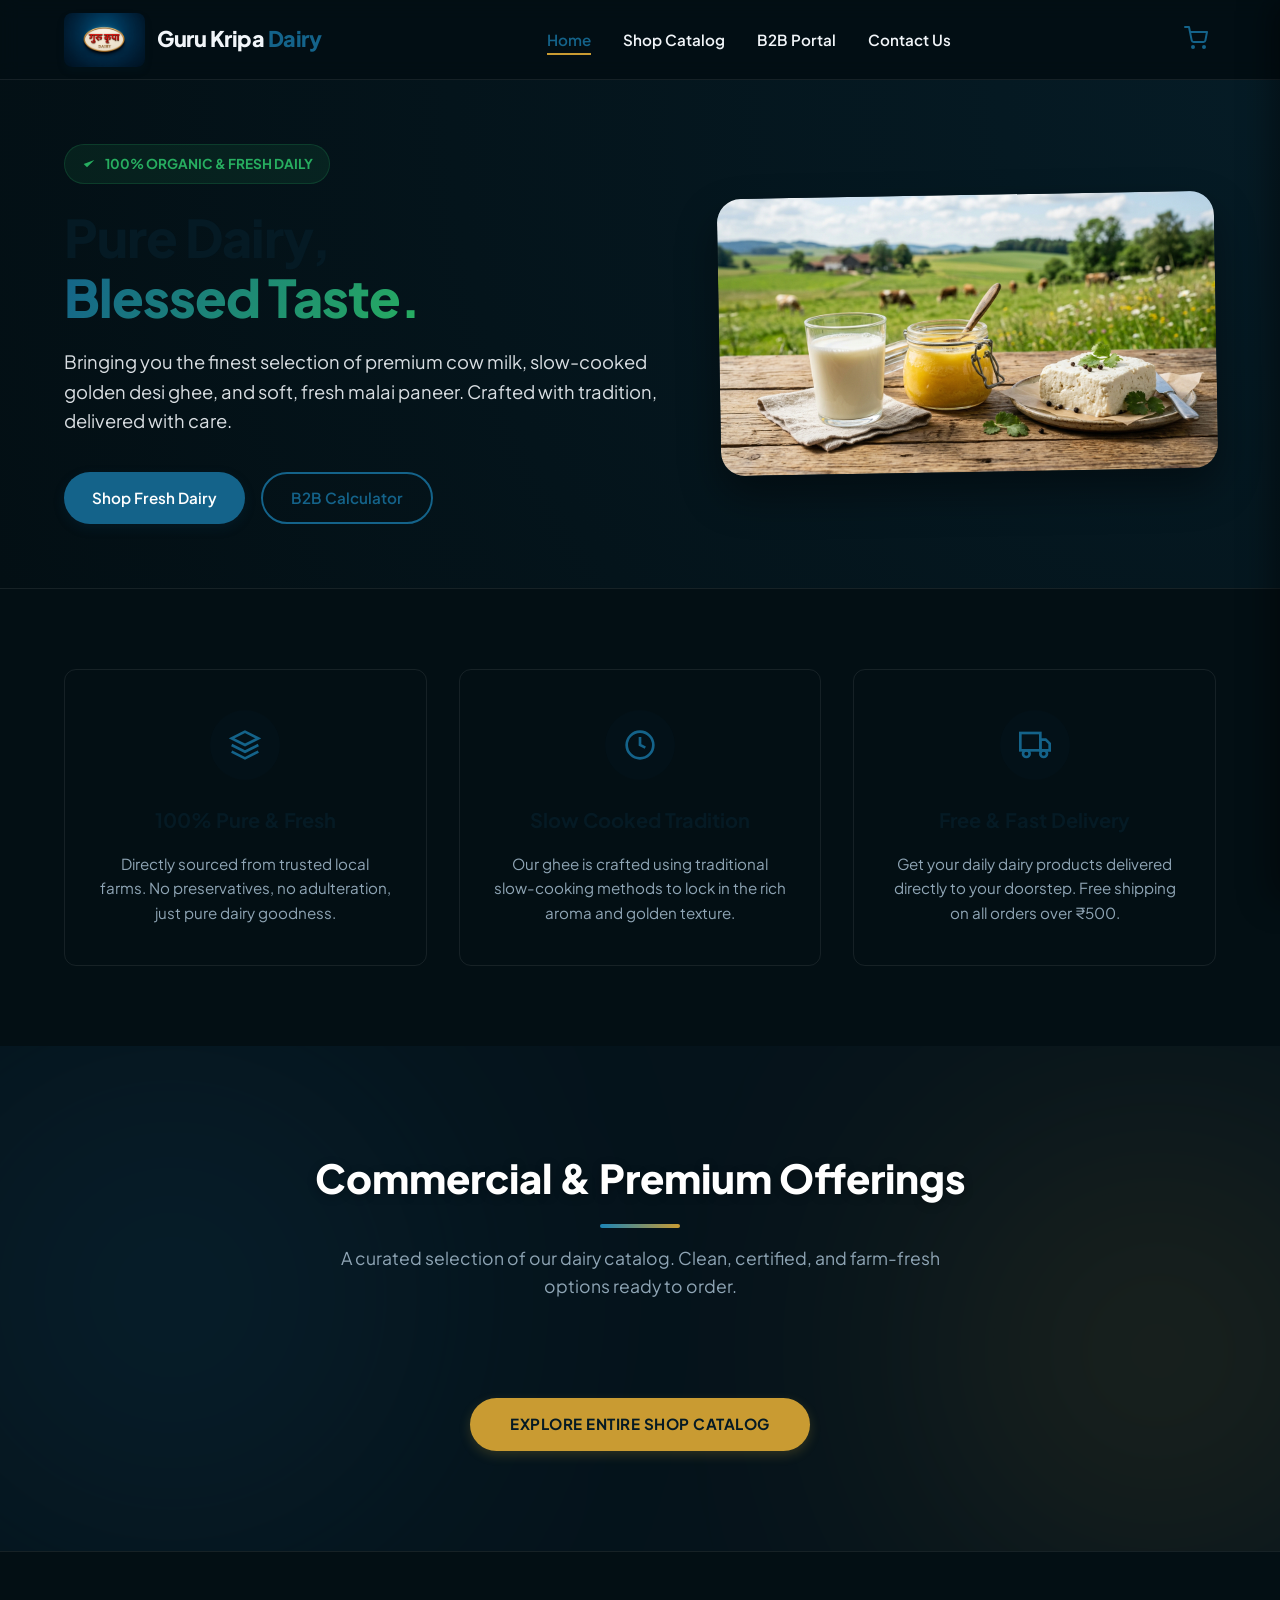
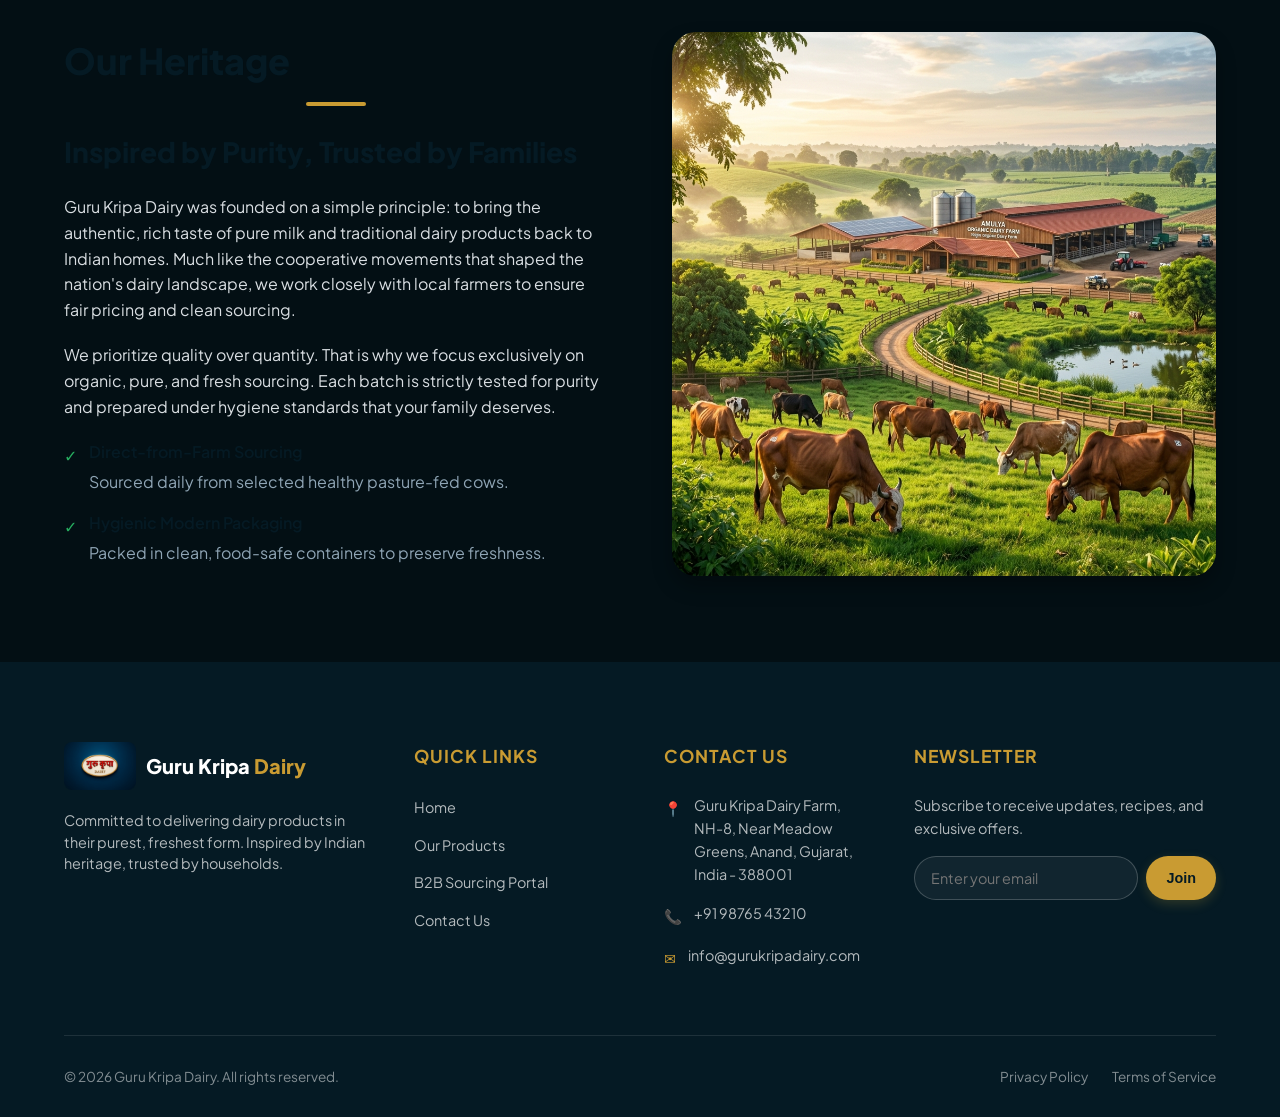
<file: index.html>
<!DOCTYPE html>
<html lang="en">
<head>
  <meta charset="UTF-8">
  <meta name="viewport" content="width=device-width, initial-scale=1.0">
  <title>Guru Kripa Dairy | Fresh & Pure Milk, Ghee, and Paneer</title>
  <meta name="description" content="Discover the pure taste of Guru Kripa Dairy. We offer premium, fresh cow milk, traditional slow-cooked desi ghee, and soft malai paneer delivered straight to your home.">
  
  <!-- Preconnect to Google Fonts -->
  <link rel="preconnect" href="https://fonts.googleapis.com">
  <link rel="preconnect" href="https://fonts.gstatic.com" crossorigin>
  <link href="https://fonts.googleapis.com/css2?family=Plus+Jakarta+Sans:wght@400;500;600;700;800&display=swap" rel="stylesheet">
  
  <!-- Stylesheet -->
  <link rel="stylesheet" href="style.css">
</head>
<body>

  <!-- HEADER & NAVIGATION -->
  <header class="header" id="header">
    <div class="container">
      <a href="index.html" class="logo" aria-label="Guru Kripa Dairy Home">
        <img src="images/logo.webp" alt="Guru Kripa Dairy Logo" class="logo-img">
        <span class="logo-text">Guru Kripa <span>Dairy</span></span>
      </a>
      
      <nav aria-label="Main Navigation">
        <ul class="nav-links">
          <li><a href="index.html" class="active">Home</a></li>
          <li><a href="shop.html">Shop Catalog</a></li>
          <li><a href="dashboard.html">B2B Portal</a></li>
          <li><a href="contact.html">Contact Us</a></li>
        </ul>
      </nav>
      
      <div class="nav-actions">
        <button class="cart-toggle" id="cart-toggle-btn" aria-label="View shopping cart">
          <svg class="cart-icon-svg" viewBox="0 0 24 24">
            <circle cx="9" cy="21" r="1"></circle>
            <circle cx="20" cy="21" r="1"></circle>
            <path d="M1 1h4l2.68 13.39a2 2 0 0 0 2 1.61h9.72a2 2 0 0 0 2-1.61L23 6H6"></path>
          </svg>
          <span class="cart-badge" id="cart-badge" style="display: none;">0</span>
        </button>
      </div>
    </div>
  </header>

  <!-- HERO SECTION -->
  <section class="hero" id="home">
    <div class="container">
      <div class="hero-grid">
        <div class="hero-content">
          <div class="hero-badge">
            <svg style="width: 16px; height: 16px; fill: currentColor;" viewBox="0 0 24 24">
              <polyline points="20 6 9 17 4 12"></polyline>
            </svg>
            100% Organic & Fresh Daily
          </div>
          <h1 class="hero-title">Pure Dairy, <br><span>Blessed Taste.</span></h1>
          <p class="hero-description">Bringing you the finest selection of premium cow milk, slow-cooked golden desi ghee, and soft, fresh malai paneer. Crafted with tradition, delivered with care.</p>
          <div class="hero-actions">
            <a href="shop.html" class="btn btn-primary">Shop Fresh Dairy</a>
            <a href="dashboard.html" class="btn btn-outline">B2B Calculator</a>
          </div>
        </div>
        <div class="hero-image-container">
          <div class="hero-circle-bg" aria-hidden="true"></div>
          <img src="images/hero_banner.jpg" alt="Fresh cow milk glass, rich golden ghee jar, and fresh block of paneer set on a wooden table with green pasture background" class="hero-img">
        </div>
      </div>
    </div>
  </section>

  <!-- FEATURES / BENEFITS SECTION -->
  <section class="features">
    <div class="container">
      <div class="features-grid">
        
        <div class="feature-card">
          <div class="feature-icon-wrapper">
            <svg class="feature-icon-svg" viewBox="0 0 24 24">
              <path d="M12 2L2 7l10 5 10-5-10-5zM2 17l10 5 10-5M2 12l10 5 10-5"></path>
            </svg>
          </div>
          <h3 class="feature-title">100% Pure & Fresh</h3>
          <p class="feature-desc">Directly sourced from trusted local farms. No preservatives, no adulteration, just pure dairy goodness.</p>
        </div>

        <div class="feature-card">
          <div class="feature-icon-wrapper">
            <svg class="feature-icon-svg" viewBox="0 0 24 24">
              <circle cx="12" cy="12" r="10"></circle>
              <polyline points="12 6 12 12 16 14"></polyline>
            </svg>
          </div>
          <h3 class="feature-title">Slow Cooked Tradition</h3>
          <p class="feature-desc">Our ghee is crafted using traditional slow-cooking methods to lock in the rich aroma and golden texture.</p>
        </div>

        <div class="feature-card">
          <div class="feature-icon-wrapper">
            <svg class="feature-icon-svg" viewBox="0 0 24 24">
              <rect x="1" y="3" width="15" height="13"></rect>
              <polygon points="16 8 20 8 23 11 23 16 16 16 16 8"></polygon>
              <circle cx="5.5" cy="18.5" r="2.5"></circle>
              <circle cx="18.5" cy="18.5" r="2.5"></circle>
            </svg>
          </div>
          <h3 class="feature-title">Free & Fast Delivery</h3>
          <p class="feature-desc">Get your daily dairy products delivered directly to your doorstep. Free shipping on all orders over ₹500.</p>
        </div>

      </div>
    </div>
  </section>

  <!-- FEATURED PRODUCTS SECTION -->
  <section class="products-section" id="products">
    <div class="products-bg-glow products-glow-1"></div>
    <div class="products-bg-glow products-glow-2"></div>
    
    <div class="container">
      <div class="section-header-wrapper">
        <h2 class="section-title">Commercial & Premium Offerings</h2>
        <p class="section-subtitle">A curated selection of our dairy catalog. Clean, certified, and farm-fresh options ready to order.</p>
      </div>

      <!-- Featured Products Grid (3 items loaded dynamically by app.js) -->
      <div class="products-grid-modern" id="featured-grid-home">
        <!-- Dynamic products injected here -->
      </div>
      
      <div style="text-align: center; margin-top: 48px; position: relative; z-index: 2;">
        <a href="shop.html" class="btn btn-secondary" style="border-radius: var(--radius-round); padding: 14px 40px; font-weight: 700; text-transform: uppercase; letter-spacing: 0.5px;">Explore Entire Shop Catalog</a>
      </div>
    </div>
  </section>

  <!-- BRAND HERITAGE SECTION -->
  <section class="heritage" id="about">
    <div class="container">
      <div class="heritage-grid">
        <div class="heritage-content">
          <h2 class="section-title" style="text-align: left; margin-bottom: 24px;">Our Heritage</h2>
          <h3>Inspired by Purity, Trusted by Families</h3>
          <p>Guru Kripa Dairy was founded on a simple principle: to bring the authentic, rich taste of pure milk and traditional dairy products back to Indian homes. Much like the cooperative movements that shaped the nation's dairy landscape, we work closely with local farmers to ensure fair pricing and clean sourcing.</p>
          <p>We prioritize quality over quantity. That is why we focus exclusively on organic, pure, and fresh sourcing. Each batch is strictly tested for purity and prepared under hygiene standards that your family deserves.</p>
          
          <ul class="heritage-list">
            <li class="heritage-list-item">
              <div class="heritage-list-icon" aria-hidden="true">✓</div>
              <div class="heritage-list-text">
                Direct-from-Farm Sourcing
                <span>Sourced daily from selected healthy pasture-fed cows.</span>
              </div>
            </li>
            <li class="heritage-list-item">
              <div class="heritage-list-icon" aria-hidden="true">✓</div>
              <div class="heritage-list-text">
                Hygienic Modern Packaging
                <span>Packed in clean, food-safe containers to preserve freshness.</span>
              </div>
            </li>
          </ul>
        </div>
        <div class="heritage-img-container">
          <img src="images/heritage_about.png" alt="Dairy farm cattle grazing in green meadows" class="heritage-img">
        </div>
      </div>
    </div>
  </section>

  <!-- CART DRAWER -->
  <div class="cart-overlay" id="cart-overlay"></div>
  <section class="cart-drawer" id="cart-drawer" aria-labelledby="cart-drawer-title">
    <div class="cart-header">
      <h3 class="cart-title" id="cart-drawer-title">Your Cart</h3>
      <button class="btn-close-cart" id="close-cart-btn" aria-label="Close cart drawer">
        <svg class="close-icon-svg" viewBox="0 0 24 24">
          <line x1="18" y1="6" x2="6" y2="18"></line>
          <line x1="6" y1="6" x2="18" y2="18"></line>
        </svg>
      </button>
    </div>
    
    <div class="cart-body" id="cart-items-container">
      <!-- Dynamic Cart Items will be rendered here -->
    </div>
    
    <div class="cart-footer">
      <div class="cart-summary-row">
        <span>Subtotal</span>
        <span id="cart-subtotal">₹0.00</span>
      </div>
      <div class="cart-summary-row">
        <span>Delivery Charges</span>
        <span id="cart-badge" style="display:none;"></span>
        <span id="cart-delivery">₹0.00</span>
      </div>
      <div class="cart-summary-row total">
        <span>Total Amount</span>
        <span id="cart-total">₹0.00</span>
      </div>
      <a href="cart.html" class="btn btn-primary btn-checkout" style="text-align: center; text-decoration: none;">View Cart & Checkout</a>
    </div>
  </section>

  <!-- FOOTER -->
  <footer class="footer" id="contact">
    <div class="container">
      <div class="footer-grid">
        
        <div class="footer-col">
          <a href="index.html" class="footer-logo">
            <img src="images/logo.webp" alt="Guru Kripa Dairy Logo" class="logo-img" style="height: 48px; box-shadow: none;">
            <span class="footer-logo-text">Guru Kripa <span>Dairy</span></span>
          </a>
          <p class="footer-desc">Committed to delivering dairy products in their purest, freshest form. Inspired by Indian heritage, trusted by households.</p>
        </div>
        
        <div class="footer-col">
          <h4>Quick Links</h4>
          <ul class="footer-links">
            <li><a href="index.html">Home</a></li>
            <li><a href="shop.html">Our Products</a></li>
            <li><a href="dashboard.html">B2B Sourcing Portal</a></li>
            <li><a href="contact.html">Contact Us</a></li>
          </ul>
        </div>
        
        <div class="footer-col">
          <h4>Contact Us</h4>
          <div class="footer-contact-item">
            <span class="footer-contact-icon" aria-hidden="true">📍</span>
            <span>Guru Kripa Dairy Farm, NH-8, Near Meadow Greens, Anand, Gujarat, India - 388001</span>
          </div>
          <div class="footer-contact-item">
            <span class="footer-contact-icon" aria-hidden="true">📞</span>
            <span>+91 98765 43210</span>
          </div>
          <div class="footer-contact-item">
            <span class="footer-contact-icon" aria-hidden="true">✉</span>
            <span>info@gurukripadairy.com</span>
          </div>
        </div>
        
        <div class="footer-col">
          <h4>Newsletter</h4>
          <p class="footer-newsletter-text">Subscribe to receive updates, recipes, and exclusive offers.</p>
          <form class="newsletter-form" onsubmit="event.preventDefault(); alert('Subscribed successfully.');">
            <input class="newsletter-input" type="email" required placeholder="Enter your email" aria-label="Email address for newsletter">
            <button class="btn btn-secondary btn-newsletter" type="submit">Join</button>
          </form>
        </div>

      </div>
      
      <div class="footer-bottom">
        <p>&copy; 2026 Guru Kripa Dairy. All rights reserved.</p>
        <div class="footer-bottom-links">
          <a href="#">Privacy Policy</a>
          <a href="#">Terms of Service</a>
        </div>
      </div>
    </div>
  </footer>

  <!-- Script -->
  <script src="app.js"></script>
</body>
</html>
</file>
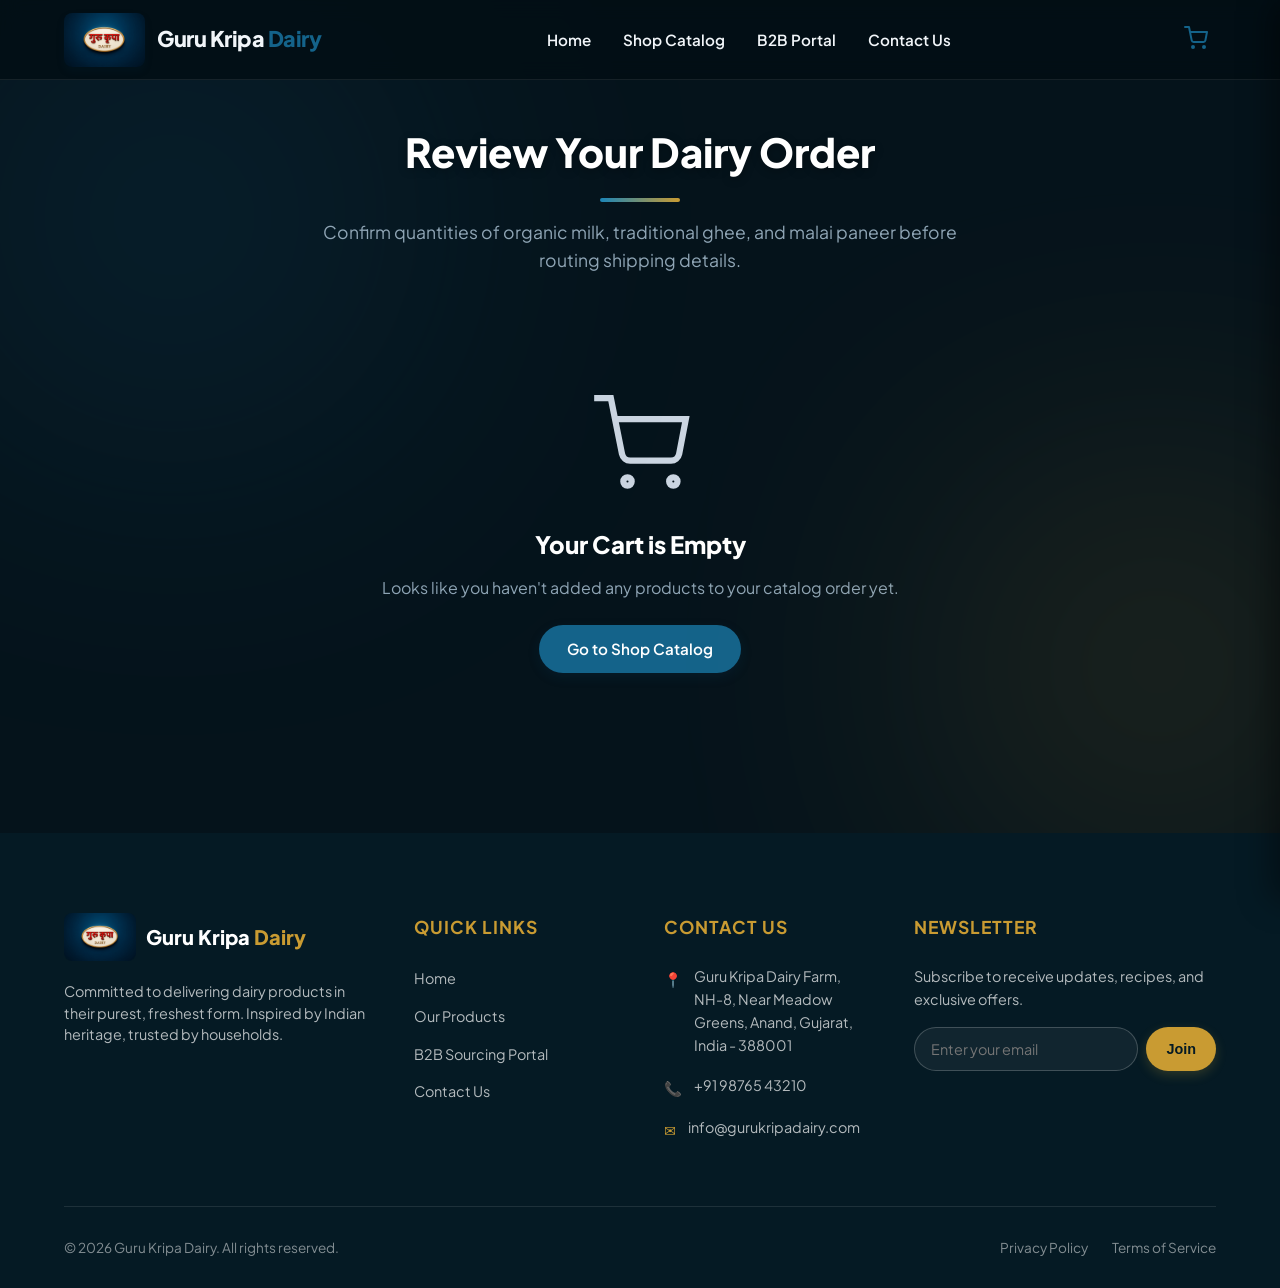
<file: cart.html>
<!DOCTYPE html>
<html lang="en">
<head>
  <meta charset="UTF-8">
  <meta name="viewport" content="width=device-width, initial-scale=1.0">
  <title>Shopping Cart | Guru Kripa Dairy</title>
  <meta name="description" content="Review your pure dairy orders. Calculate delivery shipping, fill shipping details, and complete your secure order.">
  
  <!-- Preconnect to Google Fonts -->
  <link rel="preconnect" href="https://fonts.googleapis.com">
  <link rel="preconnect" href="https://fonts.gstatic.com" crossorigin>
  <link href="https://fonts.googleapis.com/css2?family=Plus+Jakarta+Sans:wght@400;500;600;700;800&display=swap" rel="stylesheet">
  
  <!-- Stylesheet -->
  <link rel="stylesheet" href="style.css">
</head>
<body>

  <!-- HEADER & NAVIGATION -->
  <header class="header" id="header">
    <div class="container">
      <a href="index.html" class="logo" aria-label="Guru Kripa Dairy Home">
        <img src="images/logo.webp" alt="Guru Kripa Dairy Logo" class="logo-img">
        <span class="logo-text">Guru Kripa <span>Dairy</span></span>
      </a>
      
      <nav aria-label="Main Navigation">
        <ul class="nav-links">
          <li><a href="index.html">Home</a></li>
          <li><a href="shop.html">Shop Catalog</a></li>
          <li><a href="dashboard.html">B2B Portal</a></li>
          <li><a href="contact.html">Contact Us</a></li>
        </ul>
      </nav>
      
      <div class="nav-actions">
        <button class="cart-toggle" id="cart-toggle-btn" aria-label="View shopping cart">
          <svg class="cart-icon-svg" viewBox="0 0 24 24">
            <circle cx="9" cy="21" r="1"></circle>
            <circle cx="20" cy="21" r="1"></circle>
            <path d="M1 1h4l2.68 13.39a2 2 0 0 0 2 1.61h9.72a2 2 0 0 0 2-1.61L23 6H6"></path>
          </svg>
          <span class="cart-badge" id="cart-badge" style="display: none;">0</span>
        </button>
      </div>
    </div>
  </header>

  <!-- CART MAIN PAGE -->
  <main class="products-section cart-layout">
    <div class="products-bg-glow products-glow-1"></div>
    <div class="products-bg-glow products-glow-2"></div>
    
    <div class="container">
      <div class="section-header-wrapper" style="margin-bottom: 40px;">
        <h1 class="section-title">Review Your Dairy Order</h1>
        <p class="section-subtitle">Confirm quantities of organic milk, traditional ghee, and malai paneer before routing shipping details.</p>
      </div>

      <!-- Empty Cart Message on main page -->
      <div id="cart-page-empty-msg" style="display: none; text-align: center; padding: 80px 0; color: #8fa5b5;">
        <svg class="empty-cart-svg" viewBox="0 0 24 24" style="width: 100px; height: 100px; margin: 0 auto 24px;">
          <circle cx="9" cy="21" r="1"></circle>
          <circle cx="20" cy="21" r="1"></circle>
          <path d="M1 1h4l2.68 13.39a2 2 0 0 0 2 1.61h9.72a2 2 0 0 0 2-1.61L23 6H6"></path>
        </svg>
        <h2 style="color: #ffffff; font-weight: 800; margin-bottom: 12px;">Your Cart is Empty</h2>
        <p style="margin-bottom: 24px;">Looks like you haven't added any products to your catalog order yet.</p>
        <a href="shop.html" class="btn btn-primary">Go to Shop Catalog</a>
      </div>

      <!-- Cart Grid with items table and Checkout Form -->
      <div class="cart-grid-full" id="cart-page-table-wrapper" style="display: none;">
        <!-- Left: Items list -->
        <div class="cart-items-table">
          <table style="width: 100%; border-collapse: collapse; text-align: left; font-size: 0.95rem;">
            <thead>
              <tr style="border-bottom: 1px solid var(--color-border); color: var(--color-text-muted); font-weight: 700; text-transform: uppercase; font-size: 0.8rem;">
                <th style="padding: 12px 12px; font-weight: 800;">Product</th>
                <th style="padding: 12px 12px; font-weight: 800;">Rate</th>
                <th style="padding: 12px 12px; font-weight: 800;">Quantity</th>
                <th style="padding: 12px 12px; font-weight: 800;">Subtotal</th>
                <th style="padding: 12px 12px; text-align: right;"></th>
              </tr>
            </thead>
            <tbody id="cart-items-table-body">
              <!-- Injected dynamically by app.js -->
            </tbody>
          </table>
        </div>

        <!-- Right: Checkout billing summary -->
        <div class="cart-checkout-card" id="cart-summary-checkout-card">
          <h3 class="checkout-form-title">Order Summary & Shipping</h3>
          
          <div style="background: rgba(5,19,27,0.4); border: 1px solid var(--color-border); border-radius: 8px; padding: 16px; margin-bottom: 24px;">
            <div style="display: flex; justify-content: space-between; margin-bottom: 10px; font-size: 0.9rem;">
              <span style="color: var(--color-text-muted);">Sourcing Subtotal</span>
              <span id="cart-page-subtotal" style="font-weight: 700;">₹0.00</span>
            </div>
            <div style="display: flex; justify-content: space-between; margin-bottom: 10px; font-size: 0.9rem;">
              <span style="color: var(--color-text-muted);">Delivery Charge</span>
              <span id="cart-page-delivery" style="font-weight: 700;">₹0.00</span>
            </div>
            <div style="display: flex; justify-content: space-between; border-top: 1px solid var(--color-border); padding-top: 12px; font-size: 1.15rem; font-weight: 800; color: #ffffff;">
              <span>Amount Payable</span>
              <span id="cart-page-total" style="color: var(--color-secondary);">₹0.00</span>
            </div>
          </div>

          <h3 class="checkout-form-title" style="margin-top: 32px; border-bottom: none; margin-bottom: 12px; padding-bottom: 0;">Shipping Details</h3>
          <form id="cart-checkout-form">
            <div class="form-group">
              <label class="form-label" for="cust-name">Full Name</label>
              <input class="form-input" type="text" id="cust-name" required placeholder="John Doe">
            </div>
            
            <div class="form-group">
              <label class="form-label" for="cust-phone">Phone Number</label>
              <input class="form-input" type="tel" id="cust-phone" required placeholder="9876543210" pattern="[0-9]{10}">
            </div>
            
            <div class="form-group">
              <label class="form-label" for="cust-address">Delivery Address</label>
              <input class="form-input" type="text" id="cust-address" required placeholder="Flat/House, Street Name, Area">
            </div>

            <div class="form-row">
              <div class="form-group">
                <label class="form-label" for="cust-city">City</label>
                <input class="form-input" type="text" id="cust-city" required placeholder="Mumbai">
              </div>
              <div class="form-group">
                <label class="form-label" for="cust-zip">Pincode</label>
                <input class="form-input" type="text" id="cust-zip" required placeholder="400001" pattern="[0-9]{6}">
              </div>
            </div>

            <div class="form-group">
              <label class="form-label">Payment Mode</label>
              <div style="display: flex; gap: 12px; margin-top: 8px; font-size: 0.9rem; font-weight: 600;">
                <label style="display: flex; align-items: center; gap: 6px; cursor: pointer; color: #ffffff;">
                  <input type="radio" name="payment" checked style="accent-color: var(--color-secondary);"> Cash on Delivery (COD)
                </label>
              </div>
            </div>

            <button type="submit" class="btn btn-primary" id="cart-checkout-submit-btn" style="width: 100%; border-radius: var(--radius-round); padding: 14px; font-weight: 700; margin-top: 16px;">
              Place Order Supplies
            </button>
          </form>
        </div>
      </div>
    </div>
  </main>

  <!-- CART DRAWER -->
  <div class="cart-overlay" id="cart-overlay"></div>
  <section class="cart-drawer" id="cart-drawer" aria-labelledby="cart-drawer-title">
    <div class="cart-header">
      <h3 class="cart-title" id="cart-drawer-title">Your Cart</h3>
      <button class="btn-close-cart" id="close-cart-btn" aria-label="Close cart drawer">
        <svg class="close-icon-svg" viewBox="0 0 24 24">
          <line x1="18" y1="6" x2="6" y2="18"></line>
          <line x1="6" y1="6" x2="18" y2="18"></line>
        </svg>
      </button>
    </div>
    
    <div class="cart-body" id="cart-items-container">
      <!-- Dynamic Cart Items will be rendered here -->
    </div>
    
    <div class="cart-footer">
      <div class="cart-summary-row">
        <span>Subtotal</span>
        <span id="cart-subtotal">₹0.00</span>
      </div>
      <div class="cart-summary-row">
        <span>Delivery Charges</span>
        <span id="cart-delivery">₹0.00</span>
      </div>
      <div class="cart-summary-row total">
        <span>Total Amount</span>
        <span id="cart-total">₹0.00</span>
      </div>
      <a href="cart.html" class="btn btn-primary btn-checkout" style="text-align: center; text-decoration: none;">View Cart & Checkout</a>
    </div>
  </section>

  <!-- FOOTER -->
  <footer class="footer" id="contact">
    <div class="container">
      <div class="footer-grid">
        
        <div class="footer-col">
          <a href="index.html" class="footer-logo">
            <img src="images/logo.webp" alt="Guru Kripa Dairy Logo" class="logo-img" style="height: 48px; box-shadow: none;">
            <span class="footer-logo-text">Guru Kripa <span>Dairy</span></span>
          </a>
          <p class="footer-desc">Committed to delivering dairy products in their purest, freshest form. Inspired by Indian heritage, trusted by households.</p>
        </div>
        
        <div class="footer-col">
          <h4>Quick Links</h4>
          <ul class="footer-links">
            <li><a href="index.html">Home</a></li>
            <li><a href="shop.html">Our Products</a></li>
            <li><a href="dashboard.html">B2B Sourcing Portal</a></li>
            <li><a href="contact.html">Contact Us</a></li>
          </ul>
        </div>
        
        <div class="footer-col">
          <h4>Contact Us</h4>
          <div class="footer-contact-item">
            <span class="footer-contact-icon" aria-hidden="true">📍</span>
            <span>Guru Kripa Dairy Farm, NH-8, Near Meadow Greens, Anand, Gujarat, India - 388001</span>
          </div>
          <div class="footer-contact-item">
            <span class="footer-contact-icon" aria-hidden="true">📞</span>
            <span>+91 98765 43210</span>
          </div>
          <div class="footer-contact-item">
            <span class="footer-contact-icon" aria-hidden="true">✉</span>
            <span>info@gurukripadairy.com</span>
          </div>
        </div>
        
        <div class="footer-col">
          <h4>Newsletter</h4>
          <p class="footer-newsletter-text">Subscribe to receive updates, recipes, and exclusive offers.</p>
          <form class="newsletter-form" onsubmit="event.preventDefault(); alert('Subscribed successfully.');">
            <input class="newsletter-input" type="email" required placeholder="Enter your email" aria-label="Email address for newsletter">
            <button class="btn btn-secondary btn-newsletter" type="submit">Join</button>
          </form>
        </div>

      </div>
      
      <div class="footer-bottom">
        <p>&copy; 2026 Guru Kripa Dairy. All rights reserved.</p>
        <div class="footer-bottom-links">
          <a href="#">Privacy Policy</a>
          <a href="#">Terms of Service</a>
        </div>
      </div>
    </div>
  </footer>

  <!-- Script -->
  <script src="app.js"></script>
</body>
</html>
</file>
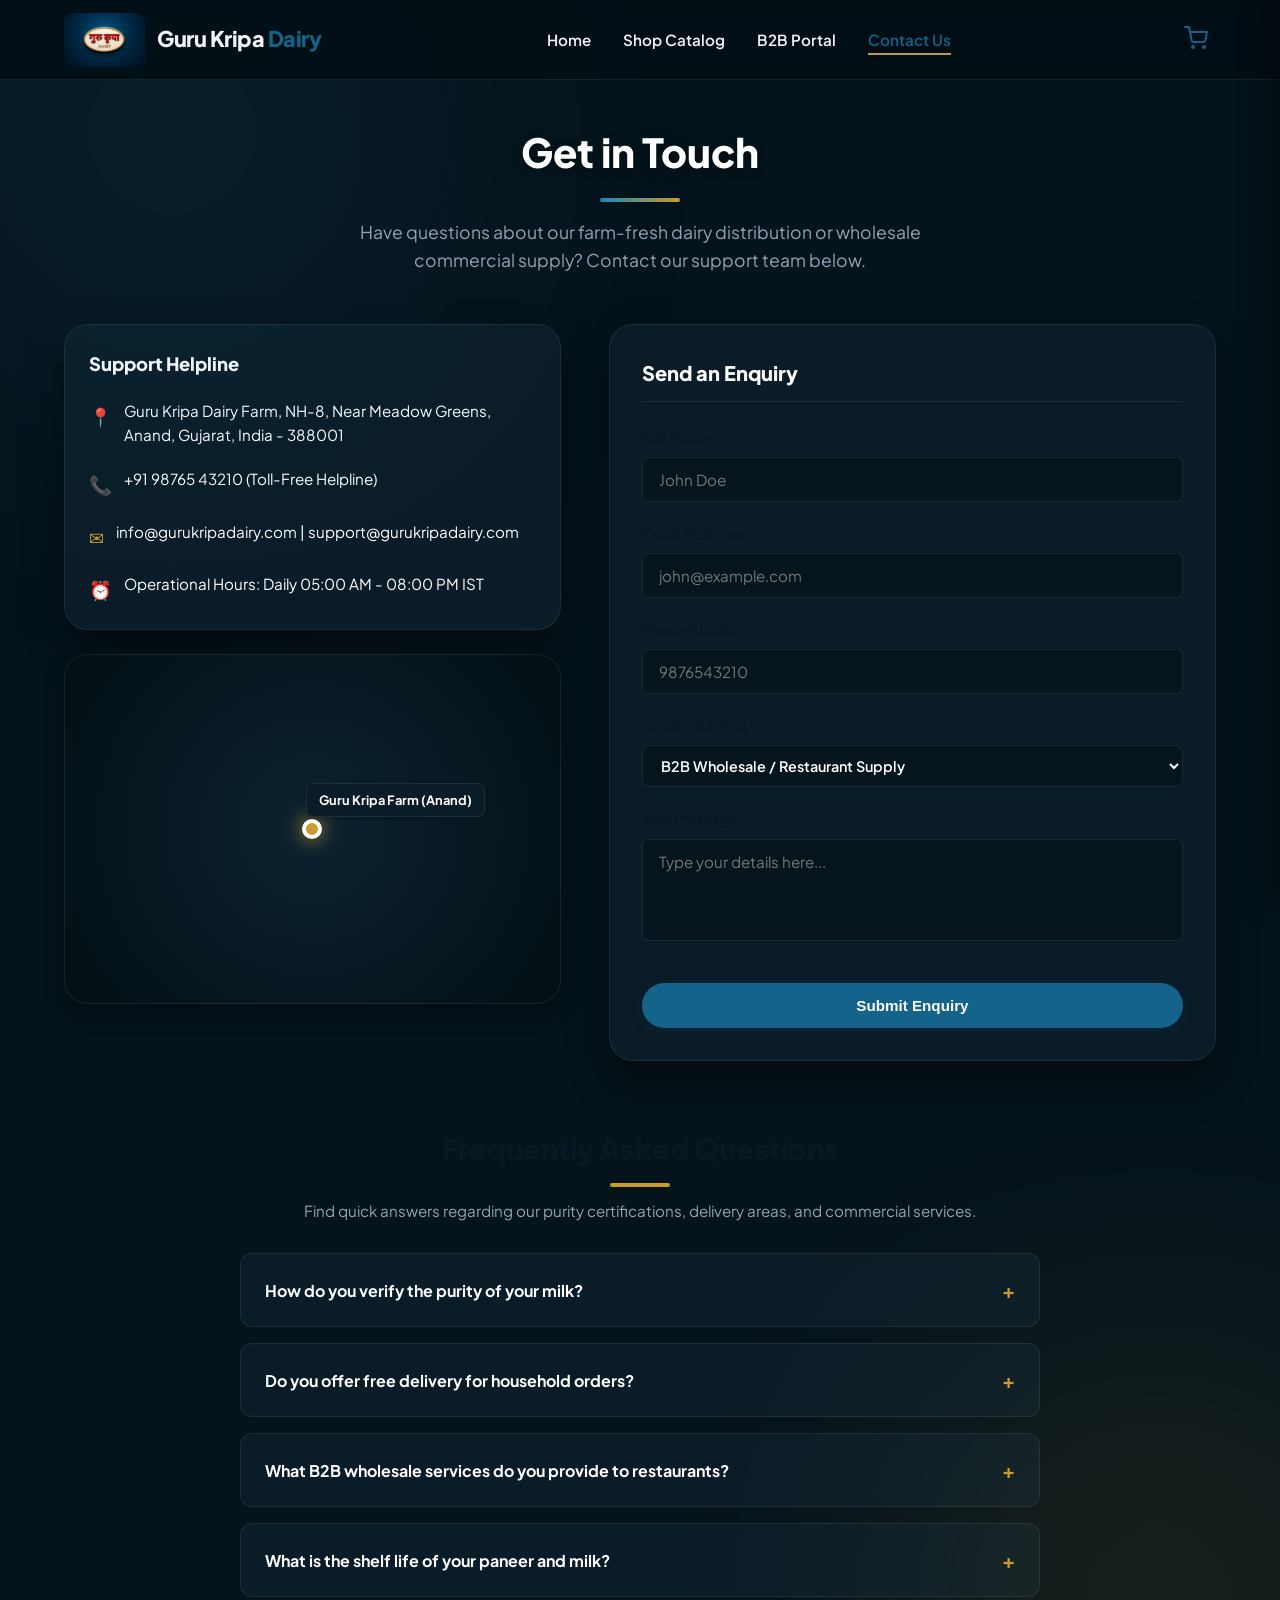
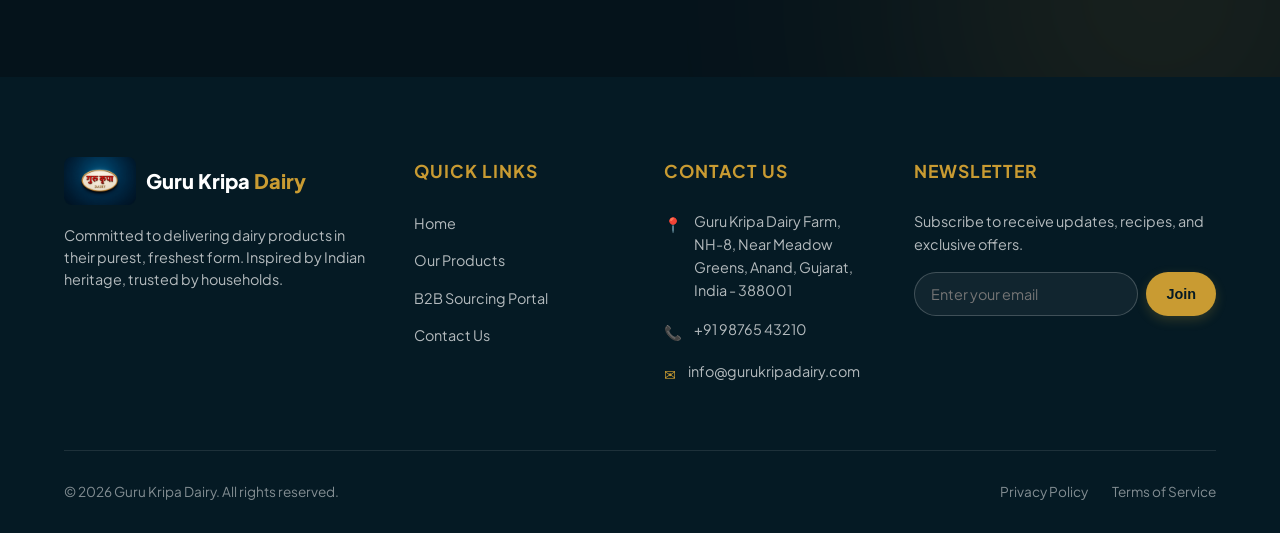
<file: contact.html>
<!DOCTYPE html>
<html lang="en">
<head>
  <meta charset="UTF-8">
  <meta name="viewport" content="width=device-width, initial-scale=1.0">
  <title>Contact Us & FAQ | Guru Kripa Dairy</title>
  <meta name="description" content="Reach out to Guru Kripa Dairy. Access our helpline contact form, farm address, map directions, and FAQ answers.">
  
  <!-- Preconnect to Google Fonts -->
  <link rel="preconnect" href="https://fonts.googleapis.com">
  <link rel="preconnect" href="https://fonts.gstatic.com" crossorigin>
  <link href="https://fonts.googleapis.com/css2?family=Plus+Jakarta+Sans:wght@400;500;600;700;800&display=swap" rel="stylesheet">
  
  <!-- Stylesheet -->
  <link rel="stylesheet" href="style.css">
</head>
<body>

  <!-- HEADER & NAVIGATION -->
  <header class="header" id="header">
    <div class="container">
      <a href="index.html" class="logo" aria-label="Guru Kripa Dairy Home">
        <img src="images/logo.webp" alt="Guru Kripa Dairy Logo" class="logo-img">
        <span class="logo-text">Guru Kripa <span>Dairy</span></span>
      </a>
      
      <nav aria-label="Main Navigation">
        <ul class="nav-links">
          <li><a href="index.html">Home</a></li>
          <li><a href="shop.html">Shop Catalog</a></li>
          <li><a href="dashboard.html">B2B Portal</a></li>
          <li><a href="contact.html" class="active">Contact Us</a></li>
        </ul>
      </nav>
      
      <div class="nav-actions">
        <button class="cart-toggle" id="cart-toggle-btn" aria-label="View shopping cart">
          <svg class="cart-icon-svg" viewBox="0 0 24 24">
            <circle cx="9" cy="21" r="1"></circle>
            <circle cx="20" cy="21" r="1"></circle>
            <path d="M1 1h4l2.68 13.39a2 2 0 0 0 2 1.61h9.72a2 2 0 0 0 2-1.61L23 6H6"></path>
          </svg>
          <span class="cart-badge" id="cart-badge" style="display: none;">0</span>
        </button>
      </div>
    </div>
  </header>

  <!-- CONTACT & SUPPORT PAGE -->
  <main class="products-section contact-layout">
    <div class="products-bg-glow products-glow-1"></div>
    <div class="products-bg-glow products-glow-2"></div>
    
    <div class="container">
      <div class="section-header-wrapper" style="margin-bottom: 50px;">
        <h1 class="section-title">Get in Touch</h1>
        <p class="section-subtitle">Have questions about our farm-fresh dairy distribution or wholesale commercial supply? Contact our support team below.</p>
      </div>

      <div class="contact-grid">
        <!-- Left: Contact Details and Mock Map -->
        <div>
          <div class="dashboard-card" style="padding: 24px; margin-bottom: 24px;">
            <h3 style="font-size:1.15rem; font-weight:800; color:#ffffff; margin-bottom:20px;">Support Helpline</h3>
            
            <div class="footer-contact-item" style="margin-bottom: 20px; font-size: 0.95rem;">
              <span class="footer-contact-icon" style="font-size: 1.15rem;">📍</span>
              <span style="color:#ffffff;">Guru Kripa Dairy Farm, NH-8, Near Meadow Greens, Anand, Gujarat, India - 388001</span>
            </div>
            
            <div class="footer-contact-item" style="margin-bottom: 20px; font-size: 0.95rem;">
              <span class="footer-contact-icon" style="font-size: 1.15rem;">📞</span>
              <span style="color:#ffffff;">+91 98765 43210 (Toll-Free Helpline)</span>
            </div>
            
            <div class="footer-contact-item" style="margin-bottom: 20px; font-size: 0.95rem;">
              <span class="footer-contact-icon" style="font-size: 1.15rem;">✉</span>
              <span style="color:#ffffff;">info@gurukripadairy.com | support@gurukripadairy.com</span>
            </div>

            <div class="footer-contact-item" style="margin-bottom: 0; font-size: 0.95rem;">
              <span class="footer-contact-icon" style="font-size: 1.15rem;">⏰</span>
              <span style="color:#ffffff;">Operational Hours: Daily 05:00 AM - 08:00 PM IST</span>
            </div>
          </div>

          <!-- Glassmorphic Mock Map -->
          <div class="mock-map">
            <div class="map-marker">
              <div class="map-marker-text">Guru Kripa Farm (Anand)</div>
            </div>
          </div>
        </div>

        <!-- Right: Inquiry Form -->
        <div class="dashboard-card" style="padding: 32px; margin-bottom: 0;">
          <h3 style="font-size:1.25rem; font-weight:800; color:#ffffff; margin-bottom:24px; border-bottom: 1px solid var(--color-border); padding-bottom: 12px;">
            Send an Enquiry
          </h3>
          <form id="contact-enquiry-form">
            <div class="form-group">
              <label class="form-label" for="contact-name">Full Name</label>
              <input class="form-input" type="text" id="contact-name" required placeholder="John Doe">
            </div>
            <div class="form-group">
              <label class="form-label" for="contact-email">Email Address</label>
              <input class="form-input" type="email" id="contact-email" required placeholder="john@example.com">
            </div>
            <div class="form-group">
              <label class="form-label" for="contact-phone">Phone Number</label>
              <input class="form-input" type="tel" id="contact-phone" required placeholder="9876543210" pattern="[0-9]{10}">
            </div>
            <div class="form-group">
              <label class="form-label" for="contact-subject">Inquiry Subject</label>
              <select id="contact-subject" class="calc-input" style="width: 100%;">
                <option value="wholesale">B2B Wholesale / Restaurant Supply</option>
                <option value="household">Household Daily Subscription</option>
                <option value="feedback">Product Quality Feedback</option>
                <option value="other">General Queries</option>
              </select>
            </div>
            <div class="form-group">
              <label class="form-label" for="contact-message">Your Message</label>
              <textarea class="form-input" id="contact-message" rows="4" required placeholder="Type your details here..." style="resize: none; font-family: var(--font-family);"></textarea>
            </div>
            <button type="submit" class="btn btn-primary" style="width: 100%; border-radius: var(--radius-round); padding: 14px; font-weight: 700; margin-top: 16px;">
              Submit Enquiry
            </button>
          </form>
        </div>
      </div>

      <!-- FAQ SECTION -->
      <section class="faq-section">
        <h2 class="section-title" style="font-size: 1.8rem; margin-bottom: 12px;">Frequently Asked Questions</h2>
        <p style="text-align: center; color: var(--color-text-muted); font-size: 0.95rem; margin-bottom: 30px;">Find quick answers regarding our purity certifications, delivery areas, and commercial services.</p>
        
        <div class="faq-accordion">
          
          <div class="faq-item">
            <div class="faq-question">How do you verify the purity of your milk?</div>
            <div class="faq-answer">
              Every single batch of milk undergoes 12 comprehensive laboratory quality tests before packaging, checking for standard fat content, solid-not-fat (SNF) profiles, adulterants, urea, starch, and added water. Our premium Vedic A2 Gir Cow Milk is tested 100% organic and FSSAI certified, preserving fresh natural enzymes.
            </div>
          </div>

          <div class="faq-item">
            <div class="faq-question">Do you offer free delivery for household orders?</div>
            <div class="faq-answer">
              Yes! We provide free doorstep shipping for all daily orders exceeding ₹500. For orders under ₹500, a minimal delivery charge of ₹40 is applied. Our delivery executives operate in early morning shifts (5:00 AM - 8:00 AM) to ensure you receive fresh dairy products daily.
            </div>
          </div>

          <div class="faq-item">
            <div class="faq-question">What B2B wholesale services do you provide to restaurants?</div>
            <div class="faq-answer">
              We offer dedicated bulk supply accounts for cafes, bakeries, sweet shops, and luxury hotels. Our B2B clients benefit from custom volume pricing, stable morning slots, credit terms, and our specialized low-moisture malai paneer (zero crumbling under kitchen heat) and high-fat granular desi ghee. You can use our B2B Portal to forecast savings.
            </div>
          </div>

          <div class="faq-item">
            <div class="faq-question">What is the shelf life of your paneer and milk?</div>
            <div class="faq-answer">
              Our fresh cow milk has a chilled shelf life of 72 hours. Our premium A2 Gir Cow Milk has a shelf life of 48 hours. Fresh malai paneer blocks remain fresh for up to 7 days if kept constantly refrigerated between 2°C to 4°C. No chemical preservatives are added.
            </div>
          </div>

        </div>
      </section>
    </div>
  </main>

  <!-- CART DRAWER -->
  <div class="cart-overlay" id="cart-overlay"></div>
  <section class="cart-drawer" id="cart-drawer" aria-labelledby="cart-drawer-title">
    <div class="cart-header">
      <h3 class="cart-title" id="cart-drawer-title">Your Cart</h3>
      <button class="btn-close-cart" id="close-cart-btn" aria-label="Close cart drawer">
        <svg class="close-icon-svg" viewBox="0 0 24 24">
          <line x1="18" y1="6" x2="6" y2="18"></line>
          <line x1="6" y1="6" x2="18" y2="18"></line>
        </svg>
      </button>
    </div>
    
    <div class="cart-body" id="cart-items-container">
      <!-- Dynamic Cart Items will be rendered here -->
    </div>
    
    <div class="cart-footer">
      <div class="cart-summary-row">
        <span>Subtotal</span>
        <span id="cart-subtotal">₹0.00</span>
      </div>
      <div class="cart-summary-row">
        <span>Delivery Charges</span>
        <span id="cart-delivery">₹0.00</span>
      </div>
      <div class="cart-summary-row total">
        <span>Total Amount</span>
        <span id="cart-total">₹0.00</span>
      </div>
      <a href="cart.html" class="btn btn-primary btn-checkout" style="text-align: center; text-decoration: none;">View Cart & Checkout</a>
    </div>
  </section>

  <!-- FOOTER -->
  <footer class="footer" id="contact">
    <div class="container">
      <div class="footer-grid">
        
        <div class="footer-col">
          <a href="index.html" class="footer-logo">
            <img src="images/logo.webp" alt="Guru Kripa Dairy Logo" class="logo-img" style="height: 48px; box-shadow: none;">
            <span class="footer-logo-text">Guru Kripa <span>Dairy</span></span>
          </a>
          <p class="footer-desc">Committed to delivering dairy products in their purest, freshest form. Inspired by Indian heritage, trusted by households.</p>
        </div>
        
        <div class="footer-col">
          <h4>Quick Links</h4>
          <ul class="footer-links">
            <li><a href="index.html">Home</a></li>
            <li><a href="shop.html">Our Products</a></li>
            <li><a href="dashboard.html">B2B Sourcing Portal</a></li>
            <li><a href="contact.html">Contact Us</a></li>
          </ul>
        </div>
        
        <div class="footer-col">
          <h4>Contact Us</h4>
          <div class="footer-contact-item">
            <span class="footer-contact-icon" aria-hidden="true">📍</span>
            <span>Guru Kripa Dairy Farm, NH-8, Near Meadow Greens, Anand, Gujarat, India - 388001</span>
          </div>
          <div class="footer-contact-item">
            <span class="footer-contact-icon" aria-hidden="true">📞</span>
            <span>+91 98765 43210</span>
          </div>
          <div class="footer-contact-item">
            <span class="footer-contact-icon" aria-hidden="true">✉</span>
            <span>info@gurukripadairy.com</span>
          </div>
        </div>
        
        <div class="footer-col">
          <h4>Newsletter</h4>
          <p class="footer-newsletter-text">Subscribe to receive updates, recipes, and exclusive offers.</p>
          <form class="newsletter-form" onsubmit="event.preventDefault(); alert('Subscribed successfully.');">
            <input class="newsletter-input" type="email" required placeholder="Enter your email" aria-label="Email address for newsletter">
            <button class="btn btn-secondary btn-newsletter" type="submit">Join</button>
          </form>
        </div>

      </div>
      
      <div class="footer-bottom">
        <p>&copy; 2026 Guru Kripa Dairy. All rights reserved.</p>
        <div class="footer-bottom-links">
          <a href="#">Privacy Policy</a>
          <a href="#">Terms of Service</a>
        </div>
      </div>
    </div>
  </footer>

  <!-- Script -->
  <script src="app.js"></script>
</body>
</html>
</file>
<file: style.css>
/* ==========================================
   GURU KRIPA DAIRY - DESIGN SYSTEM & STYLES
   ========================================== */

:root {
  /* Colors - Premium Dark Mode Matched to Guru Kripa Brand */
  --color-primary: #14638a;       /* Glowing brand blue */
  --color-primary-light: #1c85b7;
  --color-primary-dark: #051a24;
  --color-secondary: #c99b32;     /* Metallic Gold */
  --color-secondary-hover: #e0b043;
  --color-accent: #27ae60;        /* Fresh green for badges */
  --color-accent-light: #2ecc71;
  --color-bg-light: #030f14;      /* Deep Obsidian / Dark Teal background */
  --color-bg-card: #0a1c27;       /* Card/Container background */
  --color-text-dark: #f1f5f9;     /* Slate-100 body text */
  --color-text-muted: #8fa5b5;    /* Muted bluish-grey text */
  --color-border: rgba(255, 255, 255, 0.08); /* Transparent thin border */
  
  /* Typography */
  --font-family: 'Plus Jakarta Sans', system-ui, -apple-system, sans-serif;
  
  /* Grid & Layout */
  --container-width: 1200px;
  --header-height: 80px;
  
  /* Shadows & Radius */
  --shadow-sm: 0 2px 4px rgba(0, 0, 0, 0.2);
  --shadow-md: 0 10px 20px rgba(0, 0, 0, 0.3);
  --shadow-lg: 0 20px 40px rgba(0, 0, 0, 0.4);
  --radius-sm: 6px;
  --radius-md: 12px;
  --radius-lg: 24px;
  --radius-round: 50px;
  
  /* Transitions */
  --transition-fast: 0.2s ease;
  --transition-smooth: 0.4s cubic-bezier(0.16, 1, 0.3, 1);
}

/* Reset & Base Styles */
* {
  box-sizing: border-box;
  margin: 0;
  padding: 0;
}

html {
  scroll-behavior: smooth;
}

body {
  font-family: var(--font-family);
  background-color: var(--color-bg-light);
  color: var(--color-text-dark);
  line-height: 1.6;
  overflow-x: hidden;
}

/* Utility Classes */
.container {
  width: 100%;
  max-width: var(--container-width);
  margin: 0 auto;
  padding: 0 24px;
}

.btn {
  display: inline-flex;
  align-items: center;
  justify-content: center;
  padding: 12px 28px;
  font-size: 0.95rem;
  font-weight: 600;
  border-radius: var(--radius-round);
  border: none;
  cursor: pointer;
  transition: var(--transition-smooth);
  text-decoration: none;
  gap: 8px;
}

.btn-primary {
  background-color: var(--color-primary);
  color: white;
  box-shadow: 0 4px 12px rgba(11, 60, 93, 0.2);
}

.btn-primary:hover {
  background-color: var(--color-primary-light);
  transform: translateY(-2px);
  box-shadow: 0 6px 16px rgba(11, 60, 93, 0.3);
}

.btn-secondary {
  background-color: var(--color-secondary);
  color: var(--color-primary-dark);
  box-shadow: 0 4px 12px rgba(212, 175, 55, 0.2);
}

.btn-secondary:hover {
  background-color: var(--color-secondary-hover);
  transform: translateY(-2px);
  box-shadow: 0 6px 16px rgba(212, 175, 55, 0.3);
}

.btn-outline {
  background-color: transparent;
  border: 2px solid var(--color-primary);
  color: var(--color-primary);
}

.btn-outline:hover {
  background-color: var(--color-primary);
  color: white;
}

.section-title {
  font-size: 2.25rem;
  font-weight: 800;
  color: var(--color-primary-dark);
  text-align: center;
  margin-bottom: 12px;
  position: relative;
}

.section-title::after {
  content: '';
  display: block;
  width: 60px;
  height: 4px;
  background-color: var(--color-secondary);
  margin: 12px auto 0;
  border-radius: var(--radius-round);
}

.section-subtitle {
  font-size: 1.1rem;
  color: var(--color-text-muted);
  text-align: center;
  margin-bottom: 48px;
  max-width: 600px;
  margin-left: auto;
  margin-right: auto;
}

/* Header & Navigation */
.header {
  height: var(--header-height);
  background-color: rgba(3, 15, 20, 0.85);
  border-bottom: 1px solid var(--color-border);
  position: fixed;
  top: 0;
  left: 0;
  right: 0;
  z-index: 100;
  backdrop-filter: blur(10px);
  -webkit-backdrop-filter: blur(10px);
  transition: var(--transition-smooth);
}

.header.scrolled {
  box-shadow: var(--shadow-md);
  height: 70px;
}

.header .container {
  display: flex;
  justify-content: space-between;
  align-items: center;
  height: 100%;
}

.logo {
  display: flex;
  align-items: center;
  gap: 12px;
  text-decoration: none;
}

.logo-img {
  height: 54px;
  width: auto;
  border-radius: 8px;
  box-shadow: 0 4px 8px rgba(5, 53, 76, 0.1);
  transition: var(--transition-smooth);
}

.logo-img:hover {
  transform: scale(1.05) rotate(-1deg);
}

.logo-text {
  font-size: 1.35rem;
  font-weight: 800;
  color: var(--color-text-dark);
  letter-spacing: -0.5px;
}

.logo-text span {
  color: var(--color-primary);
}

.nav-links {
  display: flex;
  list-style: none;
  gap: 32px;
}

.nav-links a {
  text-decoration: none;
  color: var(--color-text-dark);
  font-weight: 600;
  font-size: 0.95rem;
  transition: var(--transition-fast);
  position: relative;
  padding: 6px 0;
}

.nav-links a:hover,
.nav-links a.active {
  color: var(--color-primary);
}

.nav-links a::after {
  content: '';
  position: absolute;
  bottom: 0;
  left: 0;
  width: 100%;
  height: 2px;
  background-color: var(--color-secondary);
  transform: scaleX(0);
  transform-origin: right;
  transition: transform var(--transition-smooth);
}

.nav-links a:hover::after,
.nav-links a.active::after {
  transform: scaleX(1);
  transform-origin: left;
}

.nav-actions {
  display: flex;
  align-items: center;
  gap: 20px;
}

.cart-toggle {
  background: transparent;
  border: none;
  cursor: pointer;
  position: relative;
  padding: 8px;
  color: var(--color-primary);
  transition: var(--transition-fast);
}

.cart-toggle:hover {
  color: var(--color-primary-light);
  transform: scale(1.05);
}

.cart-icon-svg {
  width: 24px;
  height: 24px;
  fill: none;
  stroke: currentColor;
  stroke-width: 2;
  stroke-linecap: round;
  stroke-linejoin: round;
}

.cart-badge {
  position: absolute;
  top: -2px;
  right: -2px;
  background-color: var(--color-accent);
  color: white;
  font-size: 0.75rem;
  font-weight: 700;
  width: 20px;
  height: 20px;
  border-radius: 50%;
  display: flex;
  align-items: center;
  justify-content: center;
  border: 2px solid white;
}

/* Hero Section */
.hero {
  margin-top: var(--header-height);
  padding: 64px 0;
  background: radial-gradient(circle at top right, rgba(20, 99, 138, 0.15), var(--color-bg-light));
  position: relative;
  overflow: hidden;
}

.hero-grid {
  display: grid;
  grid-template-columns: 1.1fr 0.9fr;
  gap: 48px;
  align-items: center;
}

.hero-content {
  z-index: 10;
}

.hero-badge {
  display: inline-flex;
  align-items: center;
  gap: 8px;
  background-color: rgba(39, 174, 96, 0.1);
  color: var(--color-accent);
  padding: 8px 16px;
  border-radius: var(--radius-round);
  font-size: 0.85rem;
  font-weight: 700;
  text-transform: uppercase;
  margin-bottom: 24px;
  border: 1px solid rgba(39, 174, 96, 0.2);
}

.hero-title {
  font-size: 3.25rem;
  font-weight: 900;
  color: var(--color-primary-dark);
  line-height: 1.15;
  margin-bottom: 20px;
  letter-spacing: -1px;
}

.hero-title span {
  color: var(--color-primary-light);
  background: linear-gradient(120deg, var(--color-primary) 0%, var(--color-accent) 100%);
  -webkit-background-clip: text;
  -webkit-text-fill-color: transparent;
}

.hero-description {
  font-size: 1.15rem;
  color: var(--color-text-dark);
  margin-bottom: 36px;
  opacity: 0.9;
}

.hero-actions {
  display: flex;
  gap: 16px;
  flex-wrap: wrap;
}

.hero-image-container {
  position: relative;
  display: flex;
  justify-content: center;
  align-items: center;
}

.hero-circle-bg {
  position: absolute;
  width: 100%;
  height: 100%;
  max-width: 450px;
  max-height: 450px;
  background: radial-gradient(circle, rgba(11, 60, 93, 0.1) 0%, rgba(255, 255, 255, 0) 70%);
  border-radius: 50%;
  z-index: 1;
}

.hero-img {
  width: 100%;
  max-width: 500px;
  height: auto;
  border-radius: var(--radius-lg);
  box-shadow: var(--shadow-lg);
  z-index: 2;
  transform: rotate(-1deg);
  transition: var(--transition-smooth);
}

.hero-img:hover {
  transform: rotate(0deg) scale(1.02);
}

/* Features Section */
.features {
  padding: 80px 0;
  background-color: var(--color-bg-light);
  border-top: 1px solid var(--color-border);
}

.features-grid {
  display: grid;
  grid-template-columns: repeat(3, 1fr);
  gap: 32px;
}

.feature-card {
  text-align: center;
  padding: 40px 32px;
  border-radius: var(--radius-md);
  border: 1px solid var(--color-border);
  transition: var(--transition-smooth);
}

.feature-card:hover {
  transform: translateY(-8px);
  box-shadow: var(--shadow-md);
  border-color: transparent;
}

.feature-icon-wrapper {
  width: 70px;
  height: 70px;
  border-radius: 50%;
  background-color: rgba(11, 60, 93, 0.05);
  display: flex;
  align-items: center;
  justify-content: center;
  margin: 0 auto 24px;
  color: var(--color-primary);
  transition: var(--transition-fast);
}

.feature-card:hover .feature-icon-wrapper {
  background-color: var(--color-primary);
  color: white;
}

.feature-icon-svg {
  width: 32px;
  height: 32px;
  fill: none;
  stroke: currentColor;
  stroke-width: 2;
}

.feature-title {
  font-size: 1.25rem;
  font-weight: 700;
  color: var(--color-primary-dark);
  margin-bottom: 16px;
}

.feature-desc {
  font-size: 0.95rem;
  color: var(--color-text-muted);
}

/* ==========================================
   PRODUCTS & B2B COMMERCIAL DASHBOARD STYLES
   ========================================== */

.products-section {
  background-color: #05131b;
  color: #e2e8f0;
  padding: 100px 0;
  position: relative;
  overflow: hidden;
}

/* Ambient Glowing Spheres */
.products-bg-glow {
  position: absolute;
  border-radius: 50%;
  filter: blur(140px);
  opacity: 0.35;
  pointer-events: none;
  z-index: 0;
}

.products-glow-1 {
  width: 600px;
  height: 600px;
  background: radial-gradient(circle, var(--color-primary) 0%, transparent 70%);
  top: -10%;
  left: -10%;
  animation: floatGlow 25s ease-in-out infinite alternate;
}

.products-glow-2 {
  width: 500px;
  height: 500px;
  background: radial-gradient(circle, var(--color-secondary) 0%, transparent 70%);
  bottom: -10%;
  right: -10%;
  animation: floatGlow 30s ease-in-out infinite alternate-reverse;
}

.section-header-wrapper {
  text-align: center;
  margin-bottom: 50px;
  position: relative;
  z-index: 2;
}

.section-header-wrapper .section-title {
  font-size: 2.5rem;
  font-weight: 800;
  color: #ffffff;
  margin-bottom: 16px;
  text-shadow: 0 2px 10px rgba(0,0,0,0.3);
}

.section-header-wrapper .section-title::after {
  content: '';
  display: block;
  width: 80px;
  height: 4px;
  background: linear-gradient(90deg, var(--color-primary-light), var(--color-secondary));
  margin: 14px auto 0;
  border-radius: var(--radius-round);
}

.section-header-wrapper .section-subtitle {
  font-size: 1.1rem;
  color: #8fa5b5;
  max-width: 650px;
  margin: 0 auto;
}

/* Advanced Dashboard Controls */
.dashboard-controls {
  background: rgba(11, 76, 104, 0.12);
  border: 1px solid rgba(255, 255, 255, 0.05);
  backdrop-filter: blur(16px);
  -webkit-backdrop-filter: blur(16px);
  border-radius: 24px;
  padding: 24px;
  margin-bottom: 40px;
  position: relative;
  z-index: 10;
  box-shadow: 
    0 20px 45px rgba(0, 0, 0, 0.4),
    inset 0 1px 0 rgba(255, 255, 255, 0.05);
}

.search-sort-row {
  display: grid;
  grid-template-columns: 1fr 240px;
  gap: 16px;
  margin-bottom: 20px;
}

.search-box-wrapper {
  position: relative;
  display: flex;
  align-items: center;
}

.search-icon {
  position: absolute;
  left: 18px;
  width: 20px;
  height: 20px;
  fill: none;
  stroke: #8fa5b5;
  stroke-width: 2;
  pointer-events: none;
}

#product-search {
  width: 100%;
  background: rgba(5, 19, 27, 0.6);
  border: 1px solid rgba(255, 255, 255, 0.08);
  border-radius: 14px;
  padding: 16px 48px 16px 52px;
  color: #ffffff;
  font-family: var(--font-family);
  font-size: 1rem;
  font-weight: 500;
  outline: none;
  transition: var(--transition-fast);
  box-shadow: inset 0 2px 4px rgba(0, 0, 0, 0.2);
}

#product-search:focus {
  border-color: var(--color-primary-light);
  box-shadow: 
    inset 0 2px 4px rgba(0, 0, 0, 0.2),
    0 0 12px rgba(20, 99, 138, 0.3);
}

.search-clear {
  position: absolute;
  right: 18px;
  background: transparent;
  border: none;
  color: #8fa5b5;
  font-size: 1.5rem;
  cursor: pointer;
  padding: 4px;
  display: flex;
  align-items: center;
  justify-content: center;
  transition: var(--transition-fast);
}

.search-clear:hover {
  color: #ffffff;
}

.sort-box-wrapper select {
  width: 100%;
  background: rgba(5, 19, 27, 0.6);
  border: 1px solid rgba(255, 255, 255, 0.08);
  border-radius: 14px;
  padding: 16px 20px;
  color: #ffffff;
  font-family: var(--font-family);
  font-size: 0.95rem;
  font-weight: 600;
  outline: none;
  cursor: pointer;
  transition: var(--transition-fast);
  appearance: none;
  background-image: url("data:image/svg+xml,%3Csvg xmlns='http://www.w3.org/2000/svg' fill='none' viewBox='0 0 24 24' stroke='%238fa5b5' stroke-width='2'%3E%3Cpath stroke-linecap='round' stroke-linejoin='round' d='M19 9l-7 7-7-7'/%3E%3C/svg%3E");
  background-repeat: no-repeat;
  background-position: right 16px center;
  background-size: 16px;
  box-shadow: inset 0 2px 4px rgba(0, 0, 0, 0.2);
}

.sort-box-wrapper select:focus {
  border-color: var(--color-primary-light);
}

.filters-tabs-row {
  display: flex;
  justify-content: space-between;
  align-items: center;
  gap: 16px;
  flex-wrap: wrap;
}

.category-tabs {
  display: flex;
  gap: 8px;
  background: rgba(5, 19, 27, 0.4);
  padding: 6px;
  border-radius: 14px;
  border: 1px solid rgba(255, 255, 255, 0.04);
}

.category-tab {
  background: transparent;
  border: none;
  color: #8fa5b5;
  padding: 10px 20px;
  border-radius: 10px;
  font-family: var(--font-family);
  font-size: 0.9rem;
  font-weight: 700;
  cursor: pointer;
  transition: var(--transition-fast);
}

.category-tab.active {
  background: var(--color-primary);
  color: #ffffff;
  box-shadow: 0 4px 10px rgba(11, 76, 104, 0.3);
}

.category-tab:hover:not(.active) {
  color: #ffffff;
  background: rgba(255, 255, 255, 0.03);
}

.btn-filter-toggle {
  background: rgba(255, 255, 255, 0.03);
  border: 1px solid rgba(255, 255, 255, 0.08);
  border-radius: 12px;
  color: #ffffff;
  padding: 12px 20px;
  font-family: var(--font-family);
  font-size: 0.9rem;
  font-weight: 700;
  display: inline-flex;
  align-items: center;
  gap: 10px;
  cursor: pointer;
  transition: var(--transition-fast);
}

.btn-filter-toggle:hover {
  background: rgba(255, 255, 255, 0.08);
  border-color: rgba(255, 255, 255, 0.15);
}

.filter-icon {
  width: 16px;
  height: 16px;
  fill: none;
  stroke: currentColor;
  stroke-width: 2.5;
}

/* Hidden Advanced Filters Panel */
.advanced-filter-panel {
  margin-top: 24px;
  border-top: 1px solid rgba(255, 255, 255, 0.06);
  padding-top: 24px;
}

.filter-grid {
  display: grid;
  grid-template-columns: repeat(3, 1fr);
  gap: 32px;
  margin-bottom: 20px;
}

.filter-col {
  display: flex;
  flex-direction: column;
  gap: 10px;
}

.filter-label {
  font-size: 0.85rem;
  font-weight: 700;
  color: #8fa5b5;
  text-transform: uppercase;
  letter-spacing: 0.5px;
}

.range-slider-wrapper {
  display: flex;
  align-items: center;
  gap: 14px;
  font-size: 0.9rem;
  font-weight: 700;
  color: #ffffff;
}

.range-slider-wrapper input[type="range"] {
  flex-grow: 1;
  height: 6px;
  border-radius: 3px;
  outline: none;
  appearance: none;
  background: rgba(255, 255, 255, 0.1);
  accent-color: var(--color-secondary);
}

.filter-actions {
  display: flex;
  justify-content: flex-end;
}

.btn-filter-reset {
  background: transparent;
  border: none;
  color: #8fa5b5;
  font-family: var(--font-family);
  font-size: 0.85rem;
  font-weight: 700;
  cursor: pointer;
  text-decoration: underline;
}

.btn-filter-reset:hover {
  color: #ffffff;
}

/* Compare Selection Bar */
.comparison-bar {
  background: linear-gradient(90deg, rgba(11, 76, 104, 0.3), rgba(201, 155, 50, 0.15));
  border: 1px solid rgba(251, 219, 137, 0.2);
  border-radius: 16px;
  padding: 16px 24px;
  margin-bottom: 40px;
  display: flex;
  justify-content: space-between;
  align-items: center;
  gap: 16px;
  flex-wrap: wrap;
  z-index: 10;
  position: relative;
  box-shadow: 0 10px 30px rgba(0,0,0,0.2);
}

.comparison-bar-info {
  display: flex;
  align-items: center;
  gap: 12px;
  font-weight: 700;
  font-size: 0.95rem;
  color: #ffffff;
}

.compare-icon {
  width: 20px;
  height: 20px;
  fill: none;
  stroke: var(--color-secondary);
  stroke-width: 2;
}

.btn-compare-clear {
  background: transparent;
  border: none;
  color: #8fa5b5;
  font-family: var(--font-family);
  font-size: 0.85rem;
  font-weight: 700;
  cursor: pointer;
}

.btn-compare-clear:hover {
  color: #ffffff;
  text-decoration: underline;
}

.btn-sm {
  padding: 8px 20px;
  font-size: 0.85rem;
}

/* Dynamic Product Grid */
.products-grid-modern {
  display: grid;
  grid-template-columns: repeat(3, 1fr);
  gap: 32px;
  position: relative;
  z-index: 2;
}

/* Modern Glassmorphic Cards */
.product-card-modern {
  background: rgba(255, 255, 255, 0.02);
  border: 1px solid rgba(255, 255, 255, 0.06);
  border-radius: 24px;
  overflow: hidden;
  box-shadow: 
    0 10px 30px rgba(0, 0, 0, 0.3),
    inset 0 1px 0 rgba(255, 255, 255, 0.05);
  backdrop-filter: blur(16px);
  -webkit-backdrop-filter: blur(16px);
  transition: border-color var(--transition-fast), box-shadow var(--transition-medium);
  display: flex;
  flex-direction: column;
  transform-style: preserve-3d;
  perspective: 1000px;
}

.product-card-modern:hover {
  border-color: rgba(201, 155, 50, 0.3);
  box-shadow: 
    0 25px 50px rgba(0, 0, 0, 0.5),
    0 0 35px rgba(11, 76, 104, 0.25);
}

.product-img-wrapper-modern {
  position: relative;
  padding-bottom: 90%;
  overflow: hidden;
  background-color: #030a0e;
}

.product-img-modern {
  position: absolute;
  top: 0;
  left: 0;
  width: 100%;
  height: 100%;
  object-fit: cover;
  transition: transform 0.8s cubic-bezier(0.16, 1, 0.3, 1);
}

.product-card-modern:hover .product-img-modern {
  transform: scale(1.06);
}

.tag-modern {
  position: absolute;
  top: 16px;
  left: 16px;
  background: linear-gradient(135deg, var(--color-primary-light), var(--color-primary));
  border: 1px solid rgba(255, 255, 255, 0.1);
  color: #ffffff;
  padding: 6px 14px;
  border-radius: 20px;
  font-size: 0.72rem;
  font-weight: 800;
  text-transform: uppercase;
  z-index: 10;
  letter-spacing: 0.5px;
  box-shadow: 0 4px 10px rgba(0, 0, 0, 0.3);
}

/* Floating Technical Specs overlay */
.product-specs-pills {
  position: absolute;
  bottom: 14px;
  left: 14px;
  right: 14px;
  display: flex;
  gap: 8px;
  z-index: 10;
  flex-wrap: wrap;
}

.spec-pill {
  background: rgba(5, 19, 27, 0.75);
  border: 1px solid rgba(255, 255, 255, 0.08);
  backdrop-filter: blur(8px);
  -webkit-backdrop-filter: blur(8px);
  color: #ffffff;
  padding: 4px 10px;
  border-radius: 8px;
  font-size: 0.72rem;
  font-weight: 700;
  letter-spacing: 0.2px;
}

.product-info-modern {
  padding: 24px;
  display: flex;
  flex-direction: column;
  flex-grow: 1;
  transform: translateZ(20px); /* 3D effect */
}

.category-modern {
  font-size: 0.75rem;
  font-weight: 800;
  color: var(--color-secondary);
  text-transform: uppercase;
  letter-spacing: 1px;
  margin-bottom: 8px;
}

.name-modern {
  font-size: 1.3rem;
  font-weight: 800;
  color: #ffffff;
  margin-bottom: 10px;
  line-height: 1.3;
}

.desc-modern {
  font-size: 0.9rem;
  color: #8fa5b5;
  line-height: 1.5;
  margin-bottom: 20px;
  flex-grow: 1;
}

/* Card Analytics Callout */
.btn-card-analytics {
  background: rgba(255, 255, 255, 0.02);
  border: 1px solid rgba(255, 255, 255, 0.06);
  border-radius: 12px;
  padding: 10px 16px;
  color: #ffffff;
  font-family: var(--font-family);
  font-size: 0.82rem;
  font-weight: 700;
  cursor: pointer;
  display: flex;
  align-items: center;
  justify-content: center;
  gap: 8px;
  margin-bottom: 20px;
  transition: var(--transition-fast);
}

.btn-card-analytics:hover {
  background: rgba(11, 76, 104, 0.15);
  border-color: rgba(20, 99, 138, 0.4);
}

.analytics-icon {
  width: 14px;
  height: 14px;
  fill: none;
  stroke: var(--color-secondary);
  stroke-width: 2.5;
}

.meta-modern {
  display: flex;
  justify-content: space-between;
  align-items: center;
  border-top: 1px solid rgba(255, 255, 255, 0.06);
  padding-top: 18px;
  margin-top: auto;
}

.price-modern {
  display: flex;
  flex-direction: column;
}

.price-val-modern {
  font-size: 1.4rem;
  font-weight: 800;
  color: #ffffff;
}

.price-unit-modern {
  font-size: 0.75rem;
  color: #8fa5b5;
  font-weight: 500;
}

.card-actions-right {
  display: flex;
  align-items: center;
  gap: 16px;
}

/* Compare Checkbox Styling */
.compare-checkbox-label {
  display: flex;
  align-items: center;
  gap: 6px;
  font-size: 0.78rem;
  font-weight: 700;
  color: #8fa5b5;
  cursor: pointer;
  user-select: none;
  position: relative;
}

.compare-checkbox-label input {
  opacity: 0;
  position: absolute;
  cursor: pointer;
  height: 0;
  width: 0;
}

.custom-checkmark {
  width: 16px;
  height: 16px;
  background: rgba(5, 19, 27, 0.6);
  border: 1px solid rgba(255, 255, 255, 0.15);
  border-radius: 4px;
  display: inline-block;
  position: relative;
  transition: var(--transition-fast);
}

.compare-checkbox-label:hover input ~ .custom-checkmark {
  border-color: var(--color-secondary);
}

.compare-checkbox-label input:checked ~ .custom-checkmark {
  background: var(--color-secondary);
  border-color: var(--color-secondary);
}

.custom-checkmark::after {
  content: "";
  position: absolute;
  display: none;
  left: 5px;
  top: 2px;
  width: 4px;
  height: 8px;
  border: solid #000000;
  border-width: 0 2px 2px 0;
  transform: rotate(45deg);
}

.compare-checkbox-label input:checked ~ .custom-checkmark::after {
  display: block;
}

.compare-checkbox-label input:checked ~ span:not(.custom-checkmark) {
  color: #ffffff;
}

/* ==========================================
   GLASSMORPHIC MODAL & ANALYTICS STYLES
   ========================================== */

.modal-large .modal-container {
  max-width: 960px;
  width: 100%;
}

.glass-modal {
  background: rgba(5, 20, 28, 0.92) !important;
  border: 1px solid rgba(255, 255, 255, 0.08) !important;
  backdrop-filter: blur(24px);
  -webkit-backdrop-filter: blur(24px);
  box-shadow: 
    0 40px 100px rgba(0, 0, 0, 0.8),
    0 0 60px rgba(11, 76, 104, 0.15),
    inset 0 1px 0 rgba(255, 255, 255, 0.1) !important;
  color: #e2e8f0;
}

.glass-modal .modal-header {
  border-bottom: 1px solid rgba(255, 255, 255, 0.06);
}

.glass-modal .modal-title {
  color: #ffffff !important;
  font-size: 1.35rem;
  font-weight: 800;
}

.glass-modal .btn-close-modal {
  color: #8fa5b5;
}

.glass-modal .btn-close-modal:hover {
  color: #ffffff;
}

/* ROI Modal Grid Layout */
.roi-modal-grid {
  display: grid;
  grid-template-columns: 320px 1fr;
  gap: 32px;
}

.roi-modal-left {
  border-right: 1px solid rgba(255, 255, 255, 0.06);
  padding-right: 32px;
}

.roi-product-showcase {
  position: relative;
  border-radius: 16px;
  overflow: hidden;
  border: 1px solid rgba(255, 255, 255, 0.06);
  margin-bottom: 20px;
  background-color: #030a0e;
  padding-bottom: 85%;
}

.roi-product-showcase img {
  position: absolute;
  top: 0;
  left: 0;
  width: 100%;
  height: 100%;
  object-fit: cover;
}

.roi-product-badge-overlay {
  position: absolute;
  top: 12px;
  right: 12px;
  background: var(--color-secondary);
  color: #000000;
  padding: 4px 10px;
  border-radius: 6px;
  font-size: 0.7rem;
  font-weight: 800;
  text-transform: uppercase;
}

.roi-specs-title {
  font-size: 0.95rem;
  font-weight: 800;
  color: #ffffff;
  margin-bottom: 14px;
  text-transform: uppercase;
  letter-spacing: 0.5px;
}

.roi-specs-table {
  width: 100%;
  border-collapse: collapse;
  font-size: 0.85rem;
}

.roi-specs-table td {
  padding: 10px 0;
  border-bottom: 1px solid rgba(255, 255, 255, 0.04);
}

.roi-specs-table td:first-child {
  color: #8fa5b5;
  font-weight: 600;
}

.roi-specs-table td:last-child {
  text-align: right;
  font-weight: 700;
  color: #ffffff;
}

/* Calculator & Charts Area */
.roi-section-heading {
  font-size: 1.2rem;
  font-weight: 800;
  color: #ffffff;
  margin-bottom: 6px;
}

.roi-section-subheading {
  font-size: 0.88rem;
  color: #8fa5b5;
  margin-bottom: 24px;
}

.roi-calculator-form {
  display: grid;
  grid-template-columns: 1fr 1fr;
  gap: 16px;
  margin-bottom: 24px;
  background: rgba(255, 255, 255, 0.015);
  border: 1px solid rgba(255, 255, 255, 0.04);
  border-radius: 16px;
  padding: 20px;
}

.roi-calculator-form .calc-group:first-child {
  grid-column: span 2;
}

.calc-group {
  display: flex;
  flex-direction: column;
  gap: 8px;
}

.calc-label {
  font-size: 0.78rem;
  font-weight: 700;
  color: #8fa5b5;
  text-transform: uppercase;
  letter-spacing: 0.2px;
}

.calc-input {
  background: rgba(5, 19, 27, 0.7);
  border: 1px solid rgba(255, 255, 255, 0.08);
  border-radius: 8px;
  padding: 10px 14px;
  color: #ffffff;
  font-family: var(--font-family);
  font-size: 0.9rem;
  font-weight: 600;
  outline: none;
}

.calc-slider-wrapper {
  display: flex;
  align-items: center;
  gap: 12px;
}

.calc-range {
  flex-grow: 1;
  height: 4px;
  background: rgba(255, 255, 255, 0.1);
  border-radius: 2px;
  appearance: none;
  outline: none;
  accent-color: var(--color-primary-light);
}

.calc-num-input {
  width: 76px;
  background: rgba(5, 19, 27, 0.7);
  border: 1px solid rgba(255, 255, 255, 0.08);
  border-radius: 8px;
  padding: 8px 10px;
  color: #ffffff;
  font-family: var(--font-family);
  font-size: 0.88rem;
  font-weight: 700;
  text-align: center;
  outline: none;
}

/* Metrics Dashboard Cards */
.roi-metrics-row {
  display: grid;
  grid-template-columns: repeat(3, 1fr);
  gap: 16px;
  margin-bottom: 28px;
}

.roi-metric-card {
  background: rgba(255, 255, 255, 0.02);
  border: 1px solid rgba(255, 255, 255, 0.06);
  border-radius: 14px;
  padding: 14px 18px;
  display: flex;
  flex-direction: column;
  gap: 4px;
  box-shadow: inset 0 1px 0 rgba(255,255,255,0.02);
}

.roi-metric-card .metric-title {
  font-size: 0.72rem;
  font-weight: 700;
  color: #8fa5b5;
  text-transform: uppercase;
}

.roi-metric-card .metric-value {
  font-size: 1.35rem;
  font-weight: 800;
  color: #ffffff;
}

.roi-metric-card.highlight-cyan {
  border-color: rgba(20, 99, 138, 0.3);
  background: rgba(11, 76, 104, 0.08);
}

.roi-metric-card.highlight-cyan .metric-value {
  color: var(--color-primary-light);
}

.roi-metric-card.highlight-gold {
  border-color: rgba(201, 155, 50, 0.3);
  background: rgba(201, 155, 50, 0.04);
}

.roi-metric-card.highlight-gold .metric-value {
  color: var(--color-secondary);
}

/* Chart visualization box */
.roi-chart-container {
  background: rgba(5, 19, 27, 0.5);
  border: 1px solid rgba(255, 255, 255, 0.05);
  border-radius: 16px;
  padding: 16px;
  margin-bottom: 28px;
  height: 230px;
  position: relative;
}

.roi-modal-actions {
  display: flex;
  justify-content: flex-end;
  gap: 12px;
}

.roi-modal-actions .btn {
  padding: 12px 24px;
  font-size: 0.9rem;
}

/* Side by Side Comparison Table */
.comparison-table-wrapper {
  overflow-x: auto;
  padding-bottom: 10px;
}

.compare-table {
  width: 100%;
  border-collapse: collapse;
  text-align: left;
  font-size: 0.9rem;
}

.compare-table th, .compare-table td {
  padding: 16px 20px;
  border-bottom: 1px solid rgba(255, 255, 255, 0.06);
}

.compare-table th {
  font-weight: 800;
  color: #ffffff;
  background: rgba(255, 255, 255, 0.01);
}

.compare-table th:first-child {
  width: 220px;
  color: #8fa5b5;
}

.compare-table tr:hover td {
  background: rgba(255, 255, 255, 0.01);
}

.compare-table td {
  color: #e2e8f0;
  font-weight: 500;
}

.compare-table .compare-highlight {
  color: var(--color-secondary);
  font-weight: 700;
}

.compare-table-img {
  width: 80px;
  height: 80px;
  object-fit: cover;
  border-radius: 12px;
  border: 1px solid rgba(255, 255, 255, 0.06);
}

/* ==========================================
   OFFICIAL PRINTABLE REPORT OVERLAY STYLES
   ========================================== */

.print-report-container {
  position: fixed;
  top: 0;
  left: 0;
  width: 100%;
  height: 100%;
  background: #ffffff;
  color: #1e293b;
  z-index: 9999;
  overflow-y: auto;
  padding: 40px;
  font-family: 'Plus Jakarta Sans', system-ui, -apple-system, sans-serif;
  display: flex;
  flex-direction: column;
  box-shadow: 0 0 50px rgba(0,0,0,0.5);
}

.print-report-header {
  display: flex;
  justify-content: space-between;
  align-items: center;
  border-bottom: 2px solid #e2e8f0;
  padding-bottom: 20px;
  margin-bottom: 30px;
}

.print-logo {
  display: flex;
  flex-direction: column;
}

.print-logo .logo-text {
  font-size: 1.4rem;
  font-weight: 800;
  color: #0b4c68;
}

.print-logo .logo-text span {
  color: #c99b32;
}

.print-logo .report-tag {
  font-size: 0.78rem;
  font-weight: 700;
  color: #64748b;
  text-transform: uppercase;
  letter-spacing: 1px;
  margin-top: 4px;
}

.print-date {
  font-size: 0.9rem;
  font-weight: 600;
  color: #64748b;
}

.print-title {
  font-size: 1.8rem;
  font-weight: 800;
  color: #0f172a;
  margin-bottom: 12px;
  line-height: 1.2;
}

.print-intro {
  font-size: 0.95rem;
  color: #475569;
  line-height: 1.6;
  margin-bottom: 30px;
  border-left: 3px solid #0b4c68;
  padding-left: 16px;
}

.print-section {
  margin-bottom: 30px;
}

.print-section h3 {
  font-size: 1.1rem;
  font-weight: 800;
  color: #0b4c68;
  text-transform: uppercase;
  border-bottom: 1px solid #e2e8f0;
  padding-bottom: 8px;
  margin-bottom: 16px;
}

.print-table {
  width: 100%;
  border-collapse: collapse;
  margin-bottom: 16px;
  font-size: 0.9rem;
}

.print-table th, .print-table td {
  border: 1px solid #cbd5e1;
  padding: 10px 14px;
  text-align: left;
}

.print-table th {
  background-color: #f8fafc;
  color: #0f172a;
  font-weight: 700;
}

.print-table td {
  color: #334155;
}

.print-note {
  font-size: 0.82rem;
  color: #64748b;
  line-height: 1.5;
  margin-top: 10px;
  font-style: italic;
}

.print-report-footer {
  margin-top: auto;
  border-top: 1px solid #e2e8f0;
  padding-top: 20px;
  display: flex;
  justify-content: space-between;
  align-items: center;
}

.print-report-footer p {
  font-size: 0.78rem;
  color: #64748b;
  font-weight: 500;
}

.print-actions {
  display: flex;
  gap: 12px;
}

/* @media print directives to print clean documents */
@media print {
  body * {
    visibility: hidden;
  }
  
  .print-report-container, .print-report-container * {
    visibility: visible;
  }
  
  .print-report-container {
    position: absolute;
    left: 0;
    top: 0;
    width: 100%;
    height: auto;
    padding: 0;
    box-shadow: none;
    overflow: visible;
  }
  
  .print-actions {
    display: none;
  }
}

/* Responsive Overrides */
@media (max-width: 992px) {
  .products-grid-modern {
    grid-template-columns: repeat(2, 1fr);
  }
  .roi-modal-grid {
    grid-template-columns: 1fr;
  }
  .roi-modal-left {
    border-right: none;
    border-bottom: 1px solid rgba(255, 255, 255, 0.06);
    padding-right: 0;
    padding-bottom: 24px;
  }
  .search-sort-row {
    grid-template-columns: 1fr;
  }
  .filter-grid {
    grid-template-columns: 1fr;
    gap: 16px;
  }
}

@media (max-width: 640px) {
  .products-grid-modern {
    grid-template-columns: 1fr;
  }
  .roi-calculator-form {
    grid-template-columns: 1fr;
  }
  .roi-calculator-form .calc-group:first-child {
    grid-column: span 1;
  }
  .roi-metrics-row {
    grid-template-columns: 1fr;
  }
}

/* Cart Drawer Styles */
.cart-drawer {
  position: fixed;
  top: 0;
  right: 0;
  bottom: 0;
  width: 100%;
  max-width: 440px;
  background-color: var(--color-bg-card);
  border-left: 1px solid var(--color-border);
  z-index: 200;
  box-shadow: -10px 0 30px rgba(0, 0, 0, 0.4);
  display: flex;
  flex-direction: column;
  transform: translateX(100%);
  transition: transform 0.4s cubic-bezier(0.16, 1, 0.3, 1);
}

.cart-drawer.open {
  transform: translateX(0);
}

.cart-overlay {
  position: fixed;
  top: 0;
  left: 0;
  right: 0;
  bottom: 0;
  background-color: rgba(7, 38, 60, 0.5);
  backdrop-filter: blur(4px);
  z-index: 199;
  opacity: 0;
  pointer-events: none;
  transition: opacity 0.3s ease;
}

.cart-overlay.open {
  opacity: 1;
  pointer-events: auto;
}

.cart-header {
  padding: 24px;
  border-bottom: 1px solid var(--color-border);
  display: flex;
  justify-content: space-between;
  align-items: center;
}

.cart-title {
  font-size: 1.25rem;
  font-weight: 800;
  color: var(--color-primary-dark);
}

.btn-close-cart {
  background: transparent;
  border: none;
  cursor: pointer;
  color: var(--color-text-muted);
  transition: var(--transition-fast);
  padding: 4px;
}

.btn-close-cart:hover {
  color: var(--color-text-dark);
  transform: scale(1.1);
}

.close-icon-svg {
  width: 24px;
  height: 24px;
  fill: none;
  stroke: currentColor;
  stroke-width: 2;
}

.cart-body {
  flex-grow: 1;
  overflow-y: auto;
  padding: 24px;
}

.cart-empty-message {
  display: flex;
  flex-direction: column;
  align-items: center;
  justify-content: center;
  height: 80%;
  color: var(--color-text-muted);
  text-align: center;
}

.empty-cart-svg {
  width: 80px;
  height: 80px;
  margin-bottom: 20px;
  stroke: #cbd5e1;
  stroke-width: 1.5;
  fill: none;
}

.cart-item {
  display: flex;
  gap: 16px;
  padding-bottom: 20px;
  margin-bottom: 20px;
  border-bottom: 1px solid var(--color-border);
  align-items: center;
}

.cart-item-img {
  width: 70px;
  height: 70px;
  object-fit: cover;
  border-radius: var(--radius-sm);
  background-color: #f1f5f9;
}

.cart-item-details {
  flex-grow: 1;
}

.cart-item-name {
  font-weight: 700;
  font-size: 0.95rem;
  color: var(--color-primary-dark);
  margin-bottom: 4px;
}

.cart-item-price {
  font-weight: 600;
  color: var(--color-text-dark);
  font-size: 0.9rem;
}

.cart-item-controls {
  display: flex;
  align-items: center;
  gap: 12px;
  margin-top: 8px;
}

.quantity-btn {
  width: 24px;
  height: 24px;
  border-radius: 50%;
  border: 1px solid var(--color-border);
  background-color: rgba(255, 255, 255, 0.05);
  display: flex;
  align-items: center;
  justify-content: center;
  cursor: pointer;
  font-weight: 600;
  font-size: 0.85rem;
  color: var(--color-text-dark);
  transition: var(--transition-fast);
}

.quantity-btn:hover {
  background-color: var(--color-border);
}

.cart-item-qty {
  font-size: 0.9rem;
  font-weight: 700;
  min-width: 16px;
  text-align: center;
}

.btn-remove-item {
  background: transparent;
  border: none;
  color: #e74c3c;
  cursor: pointer;
  font-size: 0.8rem;
  font-weight: 600;
  margin-left: auto;
  transition: var(--transition-fast);
}

.btn-remove-item:hover {
  text-decoration: underline;
}

.cart-footer {
  padding: 24px;
  border-top: 1px solid var(--color-border);
  background-color: var(--color-bg-light);
}

.cart-summary-row {
  display: flex;
  justify-content: space-between;
  margin-bottom: 12px;
  font-size: 0.95rem;
}

.cart-summary-row.total {
  font-size: 1.25rem;
  font-weight: 800;
  color: var(--color-primary-dark);
  border-top: 1px solid var(--color-border);
  padding-top: 12px;
  margin-bottom: 24px;
}

.btn-checkout {
  width: 100%;
  padding: 16px;
  font-size: 1rem;
}

/* Checkout Modal */
.modal {
  position: fixed;
  top: 0;
  left: 0;
  right: 0;
  bottom: 0;
  display: flex;
  align-items: center;
  justify-content: center;
  z-index: 300;
  opacity: 0;
  pointer-events: none;
  transition: opacity 0.3s ease;
}

.modal.open {
  opacity: 1;
  pointer-events: auto;
}

.modal-backdrop {
  position: absolute;
  top: 0;
  left: 0;
  right: 0;
  bottom: 0;
  background-color: rgba(7, 38, 60, 0.6);
  backdrop-filter: blur(5px);
}

.modal-container {
  background-color: var(--color-bg-card);
  border: 1px solid var(--color-border);
  border-radius: var(--radius-lg);
  width: 90%;
  max-width: 500px;
  box-shadow: var(--shadow-lg);
  position: relative;
  z-index: 301;
  max-height: 90vh;
  display: flex;
  flex-direction: column;
  transform: scale(0.95);
  transition: transform 0.3s cubic-bezier(0.16, 1, 0.3, 1);
}

.modal.open .modal-container {
  transform: scale(1);
}

.modal-header {
  padding: 24px 32px;
  border-bottom: 1px solid var(--color-border);
  display: flex;
  justify-content: space-between;
  align-items: center;
}

.modal-title {
  font-size: 1.35rem;
  font-weight: 800;
  color: var(--color-primary-dark);
}

.btn-close-modal {
  background: transparent;
  border: none;
  cursor: pointer;
  color: var(--color-text-muted);
  transition: var(--transition-fast);
}

.btn-close-modal:hover {
  color: var(--color-text-dark);
}

.modal-body {
  padding: 32px;
  overflow-y: auto;
}

/* Forms */
.form-group {
  margin-bottom: 20px;
}

.form-label {
  display: block;
  font-weight: 600;
  margin-bottom: 8px;
  font-size: 0.9rem;
  color: var(--color-primary-dark);
}

.form-input {
  width: 100%;
  padding: 12px 16px;
  border: 1px solid var(--color-border);
  background-color: rgba(5, 19, 27, 0.7);
  border-radius: var(--radius-sm);
  font-family: var(--font-family);
  font-size: 0.95rem;
  color: #ffffff;
  transition: var(--transition-fast);
}

.form-input:focus {
  outline: none;
  border-color: var(--color-primary);
  box-shadow: 0 0 0 3px rgba(11, 60, 93, 0.1);
}

.form-row {
  display: grid;
  grid-template-columns: 1fr 1fr;
  gap: 16px;
}

/* Success State in Modal */
.success-content {
  text-align: center;
  padding: 20px 0;
}

.success-icon-wrapper {
  width: 80px;
  height: 80px;
  border-radius: 50%;
  background-color: rgba(39, 174, 96, 0.1);
  color: var(--color-accent);
  display: flex;
  align-items: center;
  justify-content: center;
  margin: 0 auto 24px;
}

.success-icon-svg {
  width: 44px;
  height: 44px;
  fill: none;
  stroke: currentColor;
  stroke-width: 3;
}

.success-title {
  font-size: 1.5rem;
  font-weight: 800;
  color: var(--color-primary-dark);
  margin-bottom: 12px;
}

.success-desc {
  color: var(--color-text-muted);
  margin-bottom: 24px;
}

/* About / Heritage Section */
.heritage {
  padding: 80px 0;
  background-color: var(--color-bg-light);
  border-top: 1px solid var(--color-border);
}

.heritage-grid {
  display: grid;
  grid-template-columns: 1fr 1fr;
  gap: 64px;
  align-items: center;
}

.heritage-content h3 {
  font-size: 1.75rem;
  font-weight: 800;
  color: var(--color-primary-dark);
  margin-bottom: 20px;
}

.heritage-content p {
  color: var(--color-text-dark);
  opacity: 0.9;
  margin-bottom: 20px;
}

.heritage-list {
  list-style: none;
}

.heritage-list-item {
  display: flex;
  align-items: flex-start;
  gap: 12px;
  margin-bottom: 16px;
}

.heritage-list-icon {
  color: var(--color-accent);
  margin-top: 4px;
}

.heritage-list-text {
  font-weight: 600;
  color: var(--color-primary-dark);
}

.heritage-list-text span {
  display: block;
  font-weight: 400;
  color: var(--color-text-muted);
  margin-top: 4px;
}

.heritage-img-container {
  position: relative;
}

.heritage-img {
  width: 100%;
  border-radius: var(--radius-lg);
  box-shadow: var(--shadow-md);
}

/* Footer Section */
.footer {
  background-color: var(--color-primary-dark);
  color: white;
  padding: 80px 0 30px;
}

.footer-grid {
  display: grid;
  grid-template-columns: 1.5fr 1fr 1fr 1.5fr;
  gap: 48px;
  border-bottom: 1px solid rgba(255, 255, 255, 0.1);
  padding-bottom: 48px;
  margin-bottom: 30px;
}

.footer-col h4 {
  font-size: 1.1rem;
  font-weight: 700;
  margin-bottom: 24px;
  color: var(--color-secondary);
  text-transform: uppercase;
  letter-spacing: 1px;
}

.footer-logo {
  display: flex;
  align-items: center;
  gap: 10px;
  margin-bottom: 20px;
  text-decoration: none;
}

.footer-logo-icon {
  width: 36px;
  height: 36px;
  background-color: white;
  color: var(--color-primary-dark);
  border-radius: var(--radius-sm);
  display: flex;
  align-items: center;
  justify-content: center;
  font-weight: 800;
  font-size: 1.25rem;
  border: 2px solid var(--color-secondary);
}

.footer-logo-text {
  font-size: 1.25rem;
  font-weight: 800;
  color: white;
}

.footer-logo-text span {
  color: var(--color-secondary);
}

.footer-desc {
  color: rgba(255, 255, 255, 0.7);
  font-size: 0.9rem;
  margin-bottom: 20px;
  line-height: 1.5;
}

.footer-links {
  list-style: none;
}

.footer-links li {
  margin-bottom: 12px;
}

.footer-links a {
  color: rgba(255, 255, 255, 0.7);
  text-decoration: none;
  font-size: 0.9rem;
  transition: var(--transition-fast);
}

.footer-links a:hover {
  color: var(--color-secondary);
  padding-left: 4px;
}

.footer-contact-item {
  display: flex;
  gap: 12px;
  margin-bottom: 16px;
  color: rgba(255, 255, 255, 0.7);
  font-size: 0.9rem;
}

.footer-contact-icon {
  color: var(--color-secondary);
  flex-shrink: 0;
  margin-top: 3px;
}

.footer-newsletter-text {
  color: rgba(255, 255, 255, 0.7);
  font-size: 0.9rem;
  margin-bottom: 16px;
}

.newsletter-form {
  display: flex;
  gap: 8px;
}

.newsletter-input {
  flex-grow: 1;
  padding: 12px 16px;
  border-radius: var(--radius-round);
  border: 1px solid rgba(255, 255, 255, 0.2);
  background-color: rgba(255, 255, 255, 0.05);
  color: white;
  font-family: var(--font-family);
  font-size: 0.9rem;
}

.newsletter-input:focus {
  outline: none;
  border-color: var(--color-secondary);
  background-color: rgba(255, 255, 255, 0.1);
}

.btn-newsletter {
  padding: 12px 20px;
  font-size: 0.9rem;
}

.footer-bottom {
  display: flex;
  justify-content: space-between;
  align-items: center;
  color: rgba(255, 255, 255, 0.5);
  font-size: 0.85rem;
}

.footer-bottom-links {
  display: flex;
  gap: 24px;
}

.footer-bottom-links a {
  color: rgba(255, 255, 255, 0.5);
  text-decoration: none;
  transition: var(--transition-fast);
}

.footer-bottom-links a:hover {
  color: var(--color-secondary);
}

/* Responsiveness */
@media (max-width: 1024px) {
  .hero-grid {
    grid-template-columns: 1fr;
    gap: 40px;
    text-align: center;
  }
  
  .hero-badge {
    margin-left: auto;
    margin-right: auto;
  }
  
  .hero-actions {
    justify-content: center;
  }
  
  .hero-image-container {
    order: -1;
  }
  
  .features-grid,
  .products-grid {
    grid-template-columns: repeat(2, 1fr);
  }
  
  .heritage-grid {
    grid-template-columns: 1fr;
    gap: 40px;
  }
  
  .footer-grid {
    grid-template-columns: repeat(2, 1fr);
  }
}

@media (max-width: 768px) {
  .header {
    height: 70px;
  }
  
  .nav-links {
    display: none; /* Mobile menu can be added later or hidden for simplicity */
  }
  
  .hero-title {
    font-size: 2.5rem;
  }
  
  .features-grid,
  .products-grid,
  .footer-grid {
    grid-template-columns: 1fr;
  }
  
  .footer-bottom {
    flex-direction: column;
    gap: 16px;
    text-align: center;
  }
}

/* Page Specific & Advanced E-Commerce Styles */

/* Shop Page Layout */
.shop-layout {
  padding-top: calc(var(--header-height) + 40px);
  padding-bottom: 80px;
}

/* Product Details Page Layout */
.details-layout {
  padding-top: calc(var(--header-height) + 40px);
  padding-bottom: 80px;
}
.details-grid {
  display: grid;
  grid-template-columns: 1fr 1fr;
  gap: 48px;
  margin-bottom: 64px;
}
.details-img-showcase {
  background: var(--color-bg-card);
  border: 1px solid var(--color-border);
  border-radius: var(--radius-lg);
  padding: 32px;
  display: flex;
  justify-content: center;
  align-items: center;
  position: relative;
  overflow: hidden;
  box-shadow: var(--shadow-lg);
  transform-style: preserve-3d;
  perspective: 1000px;
  height: 480px;
}
.details-img {
  width: 100%;
  height: 100%;
  border-radius: var(--radius-md);
  object-fit: cover;
}
.details-info {
  display: flex;
  flex-direction: column;
  justify-content: center;
}
.details-badge {
  align-self: flex-start;
  background: var(--color-secondary);
  color: #000000;
  padding: 6px 14px;
  border-radius: var(--radius-round);
  font-size: 0.75rem;
  font-weight: 800;
  text-transform: uppercase;
  margin-bottom: 16px;
  letter-spacing: 0.5px;
}
.details-title {
  font-size: 2.5rem;
  font-weight: 800;
  color: #ffffff;
  margin-bottom: 8px;
}
.details-category {
  font-size: 0.85rem;
  font-weight: 800;
  color: var(--color-primary-light);
  text-transform: uppercase;
  letter-spacing: 1px;
  margin-bottom: 20px;
}
.details-desc {
  font-size: 1rem;
  color: var(--color-text-muted);
  line-height: 1.6;
  margin-bottom: 24px;
}
.details-price-row {
  display: flex;
  align-items: baseline;
  gap: 12px;
  margin-bottom: 24px;
}
.details-price {
  font-size: 2.25rem;
  font-weight: 800;
  color: #ffffff;
}
.details-unit {
  font-size: 0.95rem;
  color: var(--color-text-muted);
}
.details-actions-row {
  display: flex;
  gap: 16px;
  margin-bottom: 32px;
  align-items: center;
  flex-wrap: wrap;
}
.qty-input-group {
  display: inline-flex;
  align-items: center;
  background: rgba(255,255,255,0.03);
  border: 1px solid var(--color-border);
  border-radius: var(--radius-round);
  padding: 4px;
}
.qty-input-btn {
  width: 36px;
  height: 36px;
  border-radius: 50%;
  border: none;
  background: transparent;
  color: #ffffff;
  font-size: 1.1rem;
  cursor: pointer;
  display: flex;
  align-items: center;
  justify-content: center;
  transition: var(--transition-fast);
}
.qty-input-btn:hover {
  background: rgba(255,255,255,0.08);
}
.qty-input-val {
  width: 44px;
  text-align: center;
  font-weight: 700;
  font-size: 1rem;
  background: transparent;
  border: none;
  color: #ffffff;
  outline: none;
}
.details-specs-card {
  background: var(--color-bg-card);
  border: 1px solid var(--color-border);
  border-radius: var(--radius-md);
  padding: 24px;
  margin-top: 24px;
}
.details-specs-title {
  font-size: 1.1rem;
  font-weight: 800;
  color: #ffffff;
  margin-bottom: 16px;
  text-transform: uppercase;
  letter-spacing: 0.5px;
}

/* Cart Page Layout */
.cart-layout {
  padding-top: calc(var(--header-height) + 40px);
  padding-bottom: 80px;
}
.cart-grid-full {
  display: grid;
  grid-template-columns: 1.3fr 0.7fr;
  gap: 32px;
  align-items: start;
}
.cart-items-table {
  background: var(--color-bg-card);
  border: 1px solid var(--color-border);
  border-radius: var(--radius-lg);
  padding: 24px;
  box-shadow: var(--shadow-md);
}
.cart-checkout-card {
  background: var(--color-bg-card);
  border: 1px solid var(--color-border);
  border-radius: var(--radius-lg);
  padding: 24px;
  box-shadow: var(--shadow-md);
  position: sticky;
  top: 100px;
}
.checkout-form-title {
  font-size: 1.25rem;
  font-weight: 800;
  color: #ffffff;
  margin-bottom: 20px;
  padding-bottom: 10px;
  border-bottom: 1px solid var(--color-border);
}

/* Dashboard Portal Layout */
.dashboard-layout {
  padding-top: calc(var(--header-height) + 40px);
  padding-bottom: 80px;
}
.dashboard-grid {
  display: grid;
  grid-template-columns: 1.1fr 0.9fr;
  gap: 32px;
}
.dashboard-card {
  background: var(--color-bg-card);
  border: 1px solid var(--color-border);
  border-radius: var(--radius-lg);
  padding: 32px;
  box-shadow: var(--shadow-lg);
  margin-bottom: 32px;
}
.calc-table-row {
  display: grid;
  grid-template-columns: 1.5fr 1fr 1fr 1fr;
  gap: 16px;
  align-items: center;
  padding: 16px 0;
  border-bottom: 1px solid var(--color-border);
}
.calc-table-header {
  font-weight: 800;
  color: var(--color-text-muted);
  text-transform: uppercase;
  font-size: 0.8rem;
  letter-spacing: 0.5px;
}

/* FAQ / Contact Page Layout */
.contact-layout {
  padding-top: calc(var(--header-height) + 40px);
  padding-bottom: 80px;
}
.contact-grid {
  display: grid;
  grid-template-columns: 0.9fr 1.1fr;
  gap: 48px;
  margin-bottom: 64px;
}
.faq-section {
  max-width: 800px;
  margin: 0 auto;
  margin-top: 64px;
}
.faq-accordion {
  display: flex;
  flex-direction: column;
  gap: 16px;
  margin-top: 24px;
}
.faq-item {
  background: var(--color-bg-card);
  border: 1px solid var(--color-border);
  border-radius: var(--radius-md);
  overflow: hidden;
  transition: var(--transition-fast);
}
.faq-question {
  padding: 20px 24px;
  font-weight: 700;
  color: #ffffff;
  cursor: pointer;
  display: flex;
  justify-content: space-between;
  align-items: center;
  user-select: none;
}
.faq-question::after {
  content: '+';
  font-size: 1.25rem;
  color: var(--color-secondary);
  transition: transform 0.3s ease;
}
.faq-item.open .faq-question::after {
  transform: rotate(45deg);
}
.faq-answer {
  max-height: 0;
  overflow: hidden;
  transition: max-height 0.3s cubic-bezier(0, 1, 0, 1);
  padding: 0 24px;
  color: var(--color-text-muted);
  font-size: 0.92rem;
  line-height: 1.6;
}
.faq-item.open .faq-answer {
  max-height: 500px;
  padding: 0 24px 20px 24px;
}
.mock-map {
  width: 100%;
  height: 350px;
  border-radius: var(--radius-lg);
  border: 1px solid var(--color-border);
  background: radial-gradient(circle at center, #0b2230 0%, #030f14 100%);
  display: flex;
  align-items: center;
  justify-content: center;
  position: relative;
  overflow: hidden;
  box-shadow: var(--shadow-md);
}
.map-marker {
  width: 20px;
  height: 20px;
  background: var(--color-secondary);
  border-radius: 50%;
  border: 4px solid #ffffff;
  position: relative;
  box-shadow: 0 0 20px var(--color-secondary);
  animation: pulseMarker 2s infinite;
  z-index: 5;
}
.map-marker-text {
  position: absolute;
  top: -40px;
  background: var(--color-bg-card);
  border: 1px solid var(--color-border);
  border-radius: var(--radius-sm);
  padding: 6px 12px;
  font-size: 0.8rem;
  font-weight: 700;
  color: #ffffff;
  white-space: nowrap;
  box-shadow: var(--shadow-sm);
  z-index: 6;
}
@keyframes pulseMarker {
  0% { transform: scale(1); box-shadow: 0 0 0 0 rgba(201, 155, 50, 0.7); }
  70% { transform: scale(1.15); box-shadow: 0 0 0 15px rgba(201, 155, 50, 0); }
  100% { transform: scale(1); box-shadow: 0 0 0 0 rgba(201, 155, 50, 0); }
}

@media (max-width: 992px) {
  .details-grid {
    grid-template-columns: 1fr;
  }
  .details-img-showcase {
    height: 360px;
  }
  .cart-grid-full {
    grid-template-columns: 1fr;
  }
  .dashboard-grid {
    grid-template-columns: 1fr;
  }
  .contact-grid {
    grid-template-columns: 1fr;
  }
}
</file>
